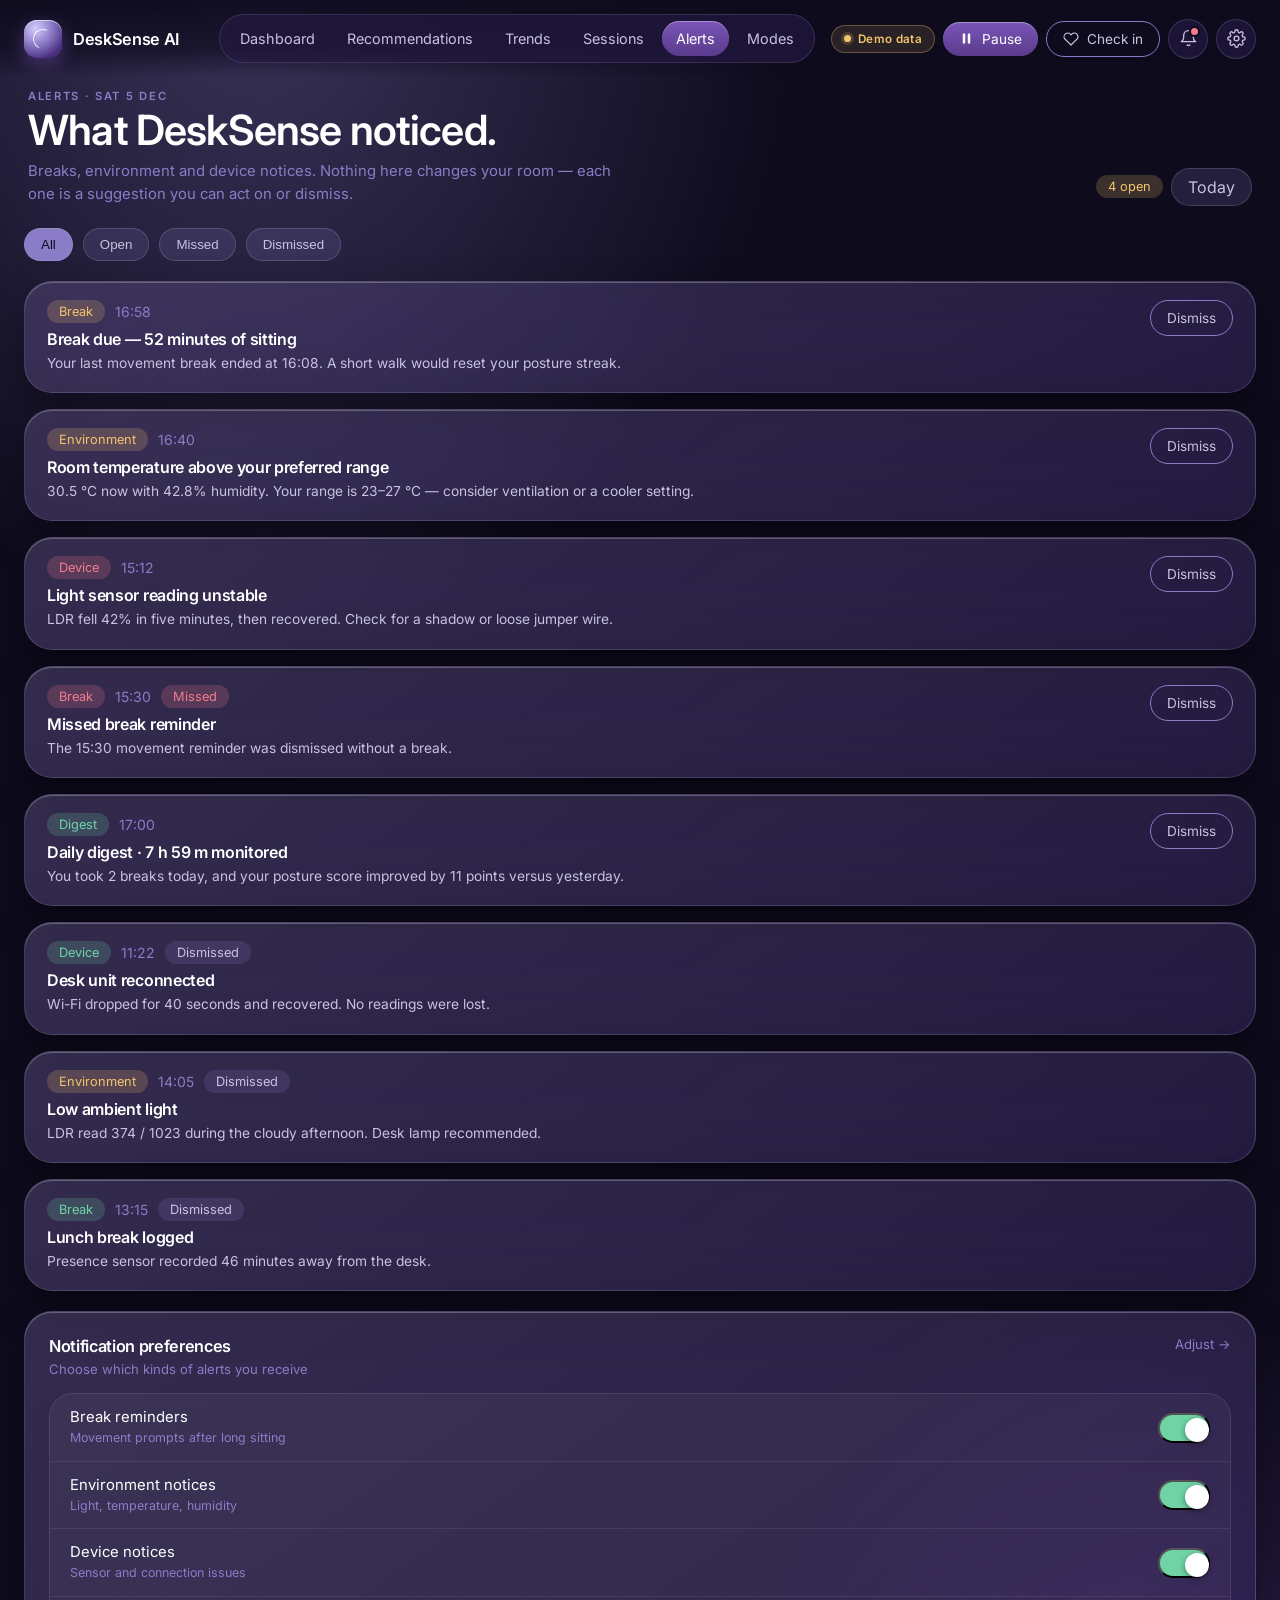
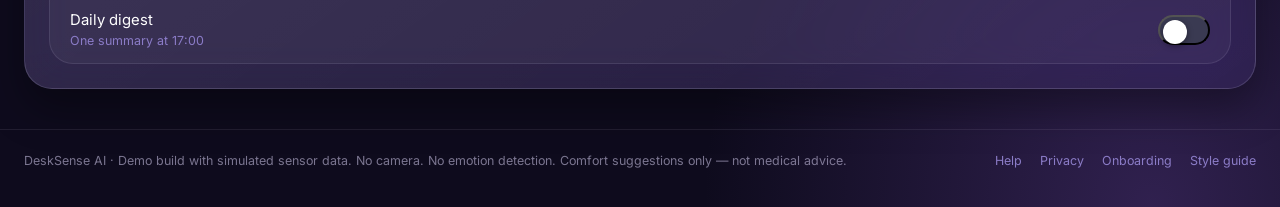
<file: alerts.html>
<!DOCTYPE html>
<html lang="en">
<head>
  <meta charset="utf-8">
  <meta name="viewport" content="width=device-width, initial-scale=1">
  <title>Alerts — DeskSense AI</title>
  <meta name="description" content="DeskSense AI demo alerts: breaks, environment and device notifications.">
  <link rel="preconnect" href="https://fonts.googleapis.com">
  <link rel="preconnect" href="https://fonts.gstatic.com" crossorigin>
  <link href="https://fonts.googleapis.com/css2?family=Inter:wght@300;400;500;600;700&display=swap" rel="stylesheet">
  <link rel="stylesheet" href="css/styles.css">
</head>
<body data-page="alerts">

  <main id="main" class="bento page">

    <header class="page-hero span-12">
      <div>
        <p class="eyebrow" id="alt-date">Alerts</p>
        <h1>What DeskSense noticed.</h1>
        <p class="sub">
          Breaks, environment and device notices. Nothing here changes your room
          — each one is a suggestion you can act on or dismiss.
        </p>
      </div>
      <div class="hero-meta">
        <span class="status warn" id="alt-open-count">0 open</span>
        <span class="chip chip-static">Today</span>
      </div>
    </header>

    <section class="span-12">
      <div class="cluster" data-chip-group id="alt-filters">
        <button class="chip active" type="button" data-filter="all" aria-pressed="true">All</button>
        <button class="chip" type="button" data-filter="open" aria-pressed="false">Open</button>
        <button class="chip" type="button" data-filter="missed" aria-pressed="false">Missed</button>
        <button class="chip" type="button" data-filter="dismissed" aria-pressed="false">Dismissed</button>
      </div>
    </section>

    <section class="span-12 stack" id="alt-list" aria-label="Alert list"></section>

    <section class="glass span-12">
      <div class="card-head">
        <div>
          <h2 class="card-title">Notification preferences</h2>
          <p class="card-sub">Choose which kinds of alerts you receive</p>
        </div>
        <a class="card-link" href="preferences.html" style="margin-top:0">Adjust →</a>
      </div>
      <div class="settings-group">
        <div class="row-pill">
          <div class="row-main"><span class="row-title">Break reminders</span><span class="row-sub">Movement prompts after long sitting</span></div>
          <div class="row-side"><button class="toggle on" type="button" role="switch" aria-checked="true" aria-label="Break reminders"></button></div>
        </div>
        <div class="row-pill">
          <div class="row-main"><span class="row-title">Environment notices</span><span class="row-sub">Light, temperature, humidity</span></div>
          <div class="row-side"><button class="toggle on" type="button" role="switch" aria-checked="true" aria-label="Environment notices"></button></div>
        </div>
        <div class="row-pill">
          <div class="row-main"><span class="row-title">Device notices</span><span class="row-sub">Sensor and connection issues</span></div>
          <div class="row-side"><button class="toggle on" type="button" role="switch" aria-checked="true" aria-label="Device notices"></button></div>
        </div>
        <div class="row-pill">
          <div class="row-main"><span class="row-title">Daily digest</span><span class="row-sub">One summary at 17:00</span></div>
          <div class="row-side"><button class="toggle" type="button" role="switch" aria-checked="false" aria-label="Daily digest"></button></div>
        </div>
      </div>
    </section>

  </main>

  <script src="data/mock.js"></script>
  <script src="js/layout.js"></script>
  <script>
    (function () {
      "use strict";
      var data = window.DeskSenseData;
      var alerts = data.alerts.map(function (a) { return JSON.parse(JSON.stringify(a)); });

      function $(id) { return document.getElementById(id); }
      function esc(v) { return String(v).replace(/[&<>"']/g, function (ch) { return { "&":"&amp;","<":"&lt;",">":"&gt;",'"':"&quot;","'":"&#39;" }[ch]; }); }

      var filter = "all";

      function tone(sev) {
        return sev === "good" ? "good" : sev === "bad" ? "bad" : "warn";
      }
      function catLabel(c) {
        return c === "break" ? "Break" : c === "environment" ? "Environment" : c === "device" ? "Device" : "Digest";
      }

      function render() {
        var list = alerts.filter(function (a) { return filter === "all" || a.status === filter; });
        var html = list.map(function (a) {
          return '<article class="glass" style="padding:18px 22px">' +
            '<div class="spread" style="align-items:flex-start">' +
              '<div style="min-width:0;flex:1 1 auto">' +
                '<div class="cluster" style="margin-bottom:6px">' +
                  '<span class="status ' + tone(a.severity) + '">' + esc(catLabel(a.category)) + '</span>' +
                  '<span class="muted">' + esc(a.time) + '</span>' +
                  (a.status === "missed" ? '<span class="status bad">Missed</span>' : '') +
                  (a.status === "dismissed" ? '<span class="status neutral">Dismissed</span>' : '') +
                '</div>' +
                '<h2 class="card-title" style="margin:0 0 4px;font-size:1rem">' + esc(a.title) + '</h2>' +
                '<p style="margin:0;font-size:.86rem;line-height:1.55;color:var(--text)">' + esc(a.body) + '</p>' +
              '</div>' +
              '<div class="cluster" style="flex:0 0 auto">' +
                (a.status !== "dismissed" ? '<button class="btn ghost small" type="button" data-dismiss="' + esc(a.id) + '">Dismiss</button>' : '') +
              '</div>' +
            '</div>' +
          '</article>';
        }).join("");
        if (!html) html = '<p class="chart-note" style="padding:24px;text-align:center">No alerts in this view.</p>';
        $("alt-list").innerHTML = html;

        var openCount = alerts.filter(function (a) { return a.status === "open"; }).length;
        $("alt-open-count").textContent = openCount + (openCount === 1 ? " open" : " open");
      }

      $("alt-filters").addEventListener("click", function (e) {
        var btn = e.target.closest("[data-filter]");
        if (!btn) return;
        filter = btn.getAttribute("data-filter");
        document.querySelectorAll("#alt-filters [data-filter]").forEach(function (b) {
          var on = b === btn;
          b.classList.toggle("active", on);
          b.setAttribute("aria-pressed", String(on));
        });
        render();
      });

      document.addEventListener("click", function (e) {
        var btn = e.target.closest("[data-dismiss]");
        if (!btn) return;
        var id = btn.getAttribute("data-dismiss");
        var alert = alerts.filter(function (a) { return a.id === id; })[0];
        if (alert) { alert.status = "dismissed"; render(); if (window.DeskSenseLayout) window.DeskSenseLayout.toast("<strong>Alert dismissed.</strong>"); }
      });

      document.querySelectorAll(".toggle").forEach(function (t) {
        t.addEventListener("click", function () {
          var on = t.classList.toggle("on");
          t.setAttribute("aria-checked", String(on));
        });
      });

      $("alt-date").textContent = "Alerts · " + data.sessions[data.sessions.length - 1].date;
      render();
    })();
  </script>
</body>
</html>
</file>
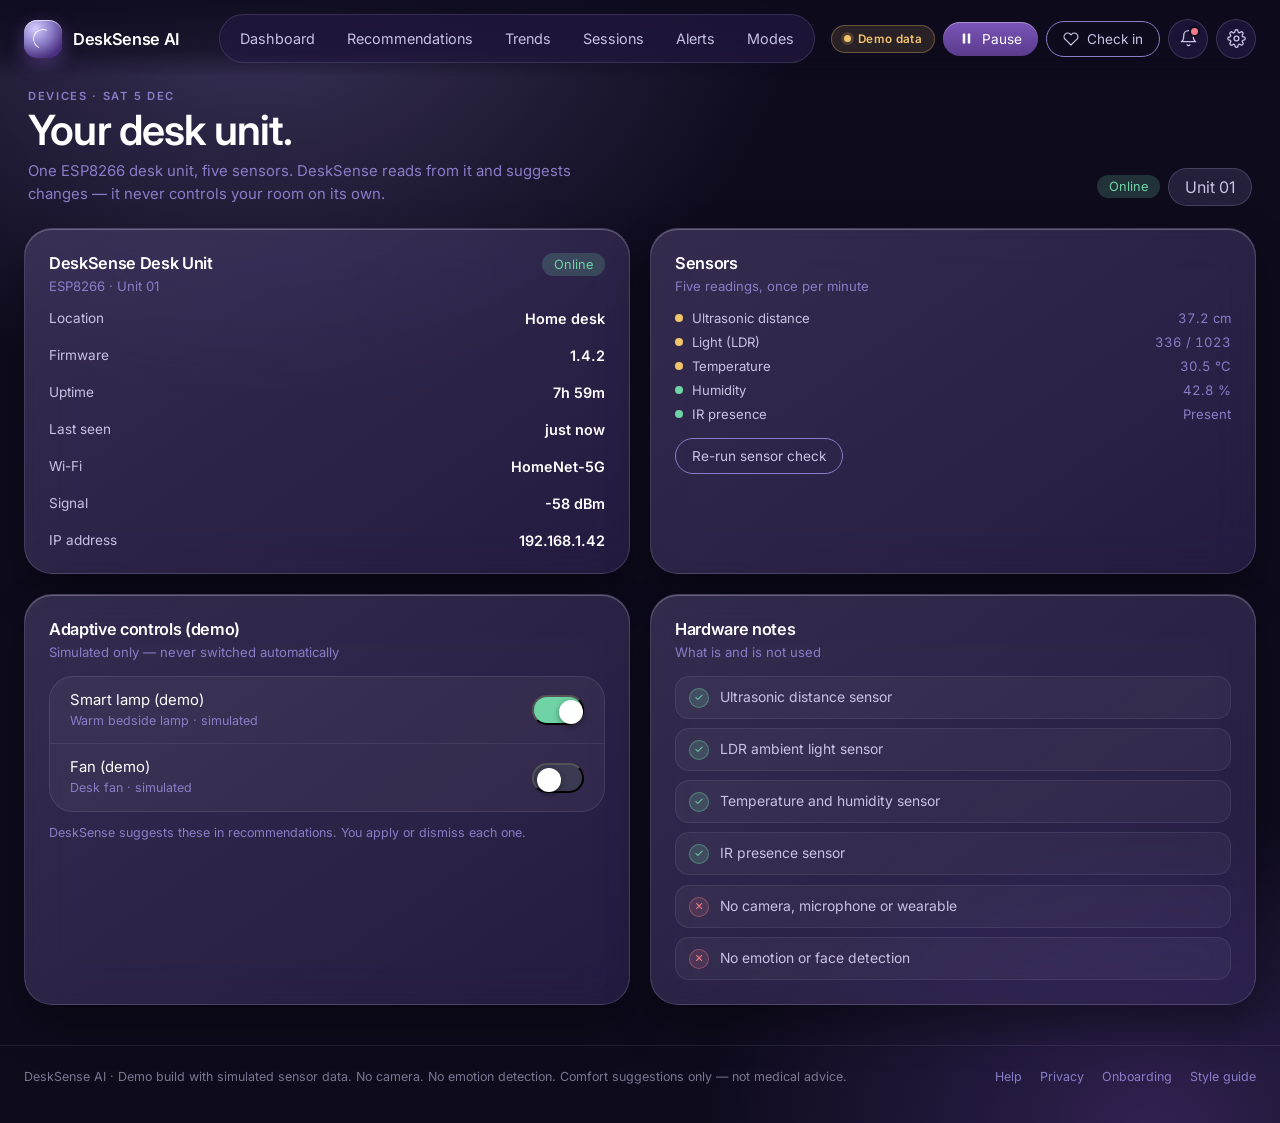
<file: devices.html>
<!DOCTYPE html>
<html lang="en">
<head>
  <meta charset="utf-8">
  <meta name="viewport" content="width=device-width, initial-scale=1">
  <title>Devices — DeskSense AI</title>
  <meta name="description" content="DeskSense AI demo devices: desk unit status, sensors, Wi-Fi and adaptive controls.">
  <link rel="preconnect" href="https://fonts.googleapis.com">
  <link rel="preconnect" href="https://fonts.gstatic.com" crossorigin>
  <link href="https://fonts.googleapis.com/css2?family=Inter:wght@300;400;500;600;700&display=swap" rel="stylesheet">
  <link rel="stylesheet" href="css/styles.css">
</head>
<body data-page="devices">

  <main id="main" class="bento page">

    <header class="page-hero span-12">
      <div>
        <p class="eyebrow" id="dev-date">Devices</p>
        <h1>Your desk unit.</h1>
        <p class="sub">
          One ESP8266 desk unit, five sensors. DeskSense reads from it and
          suggests changes — it never controls your room on its own.
        </p>
      </div>
      <div class="hero-meta">
        <span class="status good">Online</span>
        <span class="chip chip-static">Unit 01</span>
      </div>
    </header>

    <section class="glass span-6">
      <div class="card-head">
        <div>
          <h2 class="card-title" id="dev-name">DeskSense Desk Unit</h2>
          <p class="card-sub" id="dev-model">ESP8266 · Unit 01</p>
        </div>
        <span class="status good">Online</span>
      </div>
      <div class="stack-sm">
        <div class="metric-row"><span class="label">Location</span><span class="value" id="dev-loc">Home desk</span></div>
        <div class="metric-row"><span class="label">Firmware</span><span class="value" id="dev-fw">1.4.2</span></div>
        <div class="metric-row"><span class="label">Uptime</span><span class="value" id="dev-up">7h 59m</span></div>
        <div class="metric-row"><span class="label">Last seen</span><span class="value" id="dev-seen">just now</span></div>
        <div class="metric-row"><span class="label">Wi-Fi</span><span class="value" id="dev-ssid">HomeNet-5G</span></div>
        <div class="metric-row"><span class="label">Signal</span><span class="value" id="dev-rssi">−58 dBm</span></div>
        <div class="metric-row"><span class="label">IP address</span><span class="value" id="dev-ip">192.168.1.42</span></div>
      </div>
    </section>

    <section class="glass span-6">
      <div class="card-head">
        <div>
          <h2 class="card-title">Sensors</h2>
          <p class="card-sub">Five readings, once per minute</p>
        </div>
      </div>
      <ul class="sensor-list" id="dev-sensors"></ul>
      <div class="cluster" style="margin-top:16px">
        <button class="btn ghost small" type="button" id="dev-recheck">Re-run sensor check</button>
      </div>
    </section>

    <section class="glass span-6">
      <div class="card-head">
        <div>
          <h2 class="card-title">Adaptive controls (demo)</h2>
          <p class="card-sub">Simulated only — never switched automatically</p>
        </div>
      </div>
      <div class="settings-group" id="dev-controls"></div>
      <p class="chart-note" style="margin-top:12px">DeskSense suggests these in recommendations. You apply or dismiss each one.</p>
    </section>

    <section class="glass span-6">
      <div class="card-head">
        <div>
          <h2 class="card-title">Hardware notes</h2>
          <p class="card-sub">What is and is not used</p>
        </div>
      </div>
      <ul class="mark-list yes">
        <li><span class="mark" aria-hidden="true">✓</span>Ultrasonic distance sensor</li>
        <li><span class="mark" aria-hidden="true">✓</span>LDR ambient light sensor</li>
        <li><span class="mark" aria-hidden="true">✓</span>Temperature and humidity sensor</li>
        <li><span class="mark" aria-hidden="true">✓</span>IR presence sensor</li>
      </ul>
      <ul class="mark-list no" style="margin-top:10px">
        <li><span class="mark" aria-hidden="true">✕</span>No camera, microphone or wearable</li>
        <li><span class="mark" aria-hidden="true">✕</span>No emotion or face detection</li>
      </ul>
    </section>

  </main>

  <script src="data/mock.js"></script>
  <script src="js/layout.js"></script>
  <script>
    (function () {
      "use strict";
      var data = window.DeskSenseData;
      var unit = data.devices[0];

      function $(id) { return document.getElementById(id); }
      function esc(v) { return String(v).replace(/[&<>"']/g, function (ch) { return { "&":"&amp;","<":"&lt;",">":"&gt;",'"':"&quot;","'":"&#39;" }[ch]; }); }

      $("dev-name").textContent = unit.name;
      $("dev-model").textContent = unit.model;
      $("dev-loc").textContent = unit.location;
      $("dev-fw").textContent = unit.firmware;
      $("dev-up").textContent = unit.uptime;
      $("dev-seen").textContent = unit.lastSeen;
      $("dev-ssid").textContent = unit.wifi.ssid;
      $("dev-rssi").textContent = unit.wifi.rssi + " dBm";
      $("dev-ip").textContent = unit.wifi.ip;

      function renderSensors() {
        $("dev-sensors").innerHTML = unit.sensors.map(function (s) {
          return '<li><span class="dot ' + (s.status === "good" ? "" : s.status) + '" aria-hidden="true"></span>' +
            esc(s.label) + '<span class="val">' + esc(s.value) + "</span></li>";
        }).join("");
      }
      renderSensors();

      $("dev-controls").innerHTML = data.adaptiveControls.map(function (c) {
        return '<div class="row-pill">' +
          '<div class="row-main"><span class="row-title">' + esc(c.name) + '</span><span class="row-sub">' + esc(c.detail) + '</span></div>' +
          '<div class="row-side"><button class="toggle ' + (c.on ? "on" : "") + '" type="button" role="switch" aria-checked="' + c.on + '" aria-label="' + esc(c.name) + '" data-ctrl="' + esc(c.id) + '"></button></div>' +
        '</div>';
      }).join("");

      document.addEventListener("click", function (e) {
        var toggle = e.target.closest("[data-ctrl]");
        if (toggle) {
          var on = toggle.classList.toggle("on");
          toggle.setAttribute("aria-checked", String(on));
          if (window.DeskSenseLayout) window.DeskSenseLayout.toast(on ? "<strong>Control on.</strong> Still only a suggestion — nothing changes automatically." : "<strong>Control off.</strong>");
          return;
        }
        var recheck = e.target.closest("#dev-recheck");
        if (recheck) {
          recheck.disabled = true;
          recheck.textContent = "Checking…";
          window.setTimeout(function () {
            recheck.disabled = false;
            recheck.textContent = "Re-run sensor check";
            if (window.DeskSenseLayout) window.DeskSenseLayout.toast("<strong>Sensor check complete.</strong> All five sensors responded.");
          }, 1100);
        }
      });

      $("dev-date").textContent = "Devices · " + data.sessions[data.sessions.length - 1].date;
    })();
  </script>
</body>
</html>
</file>
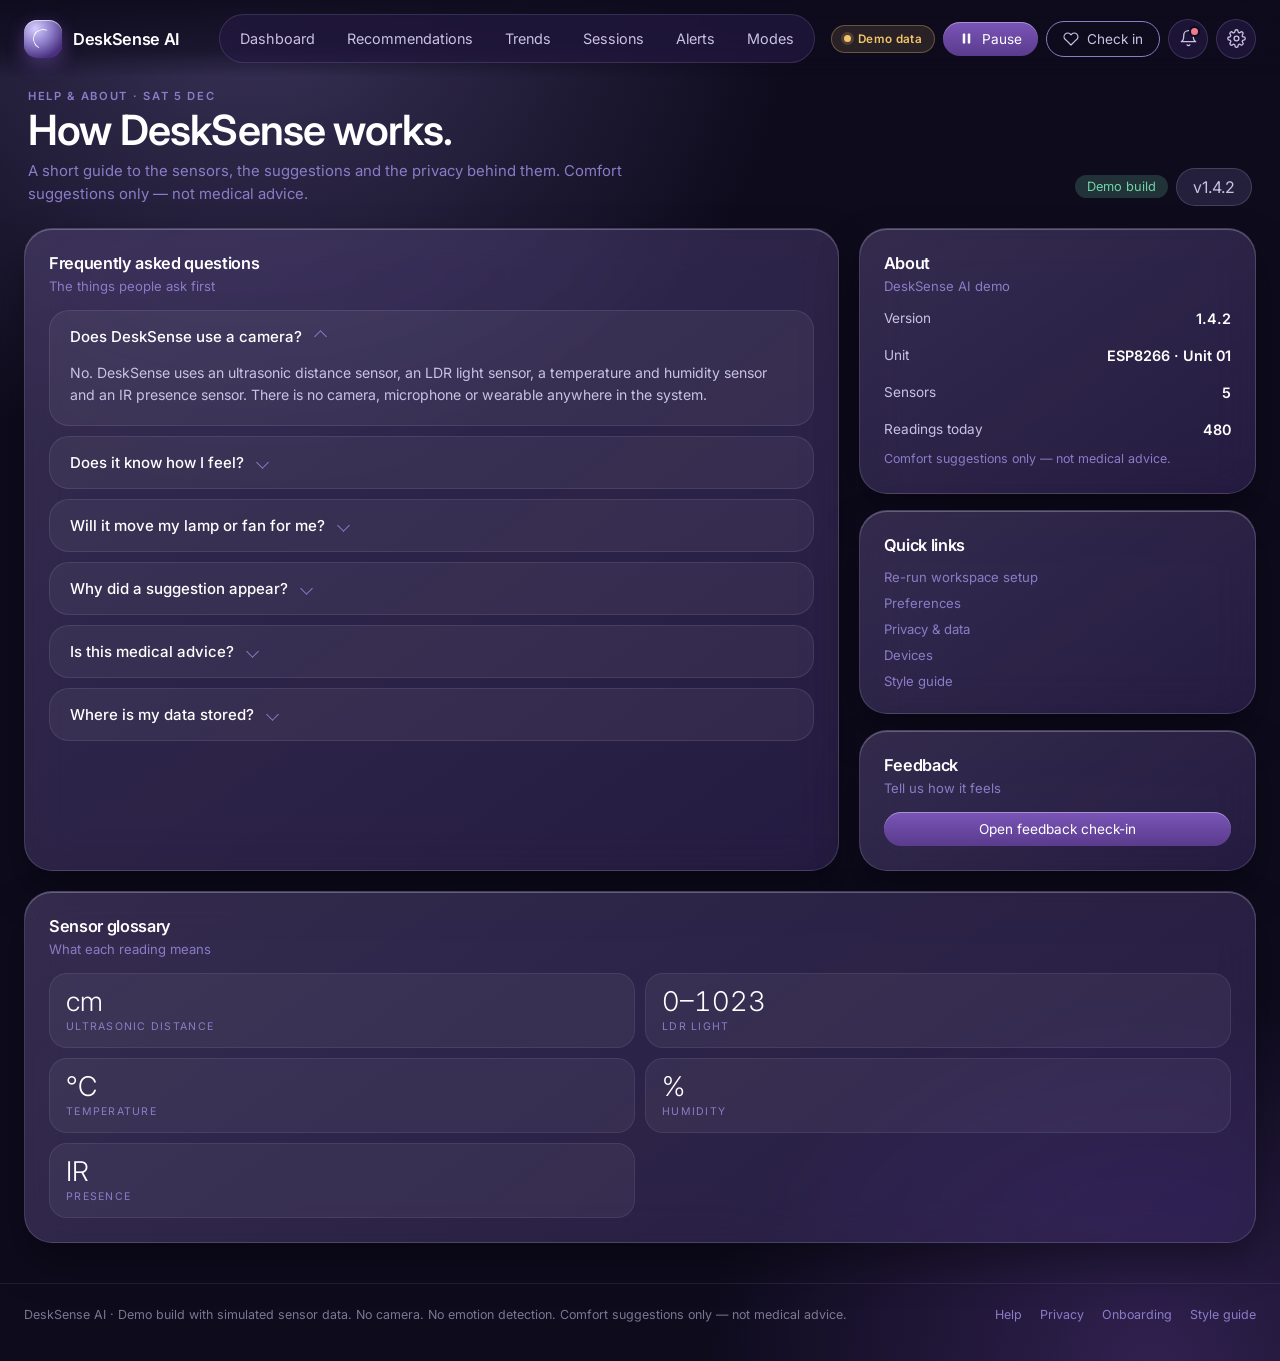
<file: help.html>
<!DOCTYPE html>
<html lang="en">
<head>
  <meta charset="utf-8">
  <meta name="viewport" content="width=device-width, initial-scale=1">
  <title>Help & about — DeskSense AI</title>
  <meta name="description" content="DeskSense AI demo help: frequently asked questions, about and links.">
  <link rel="preconnect" href="https://fonts.googleapis.com">
  <link rel="preconnect" href="https://fonts.gstatic.com" crossorigin>
  <link href="https://fonts.googleapis.com/css2?family=Inter:wght@300;400;500;600;700&display=swap" rel="stylesheet">
  <link rel="stylesheet" href="css/styles.css">
</head>
<body data-page="help">

  <main id="main" class="bento page">

    <header class="page-hero span-12">
      <div>
        <p class="eyebrow" id="help-date">Help & about</p>
        <h1>How DeskSense works.</h1>
        <p class="sub">
          A short guide to the sensors, the suggestions and the privacy behind
          them. Comfort suggestions only — not medical advice.
        </p>
      </div>
      <div class="hero-meta">
        <span class="status good">Demo build</span>
        <span class="chip chip-static">v1.4.2</span>
      </div>
    </header>

    <section class="glass span-8">
      <div class="card-head">
        <div><h2 class="card-title">Frequently asked questions</h2><p class="card-sub">The things people ask first</p></div>
      </div>
      <details class="acc" open>
        <summary>Does DeskSense use a camera?</summary>
        <div class="acc-body">
          <p>No. DeskSense uses an ultrasonic distance sensor, an LDR light sensor, a
          temperature and humidity sensor and an IR presence sensor. There is no
          camera, microphone or wearable anywhere in the system.</p>
        </div>
      </details>
      <details class="acc">
        <summary>Does it know how I feel?</summary>
        <div class="acc-body">
          <p>No. Feelings only ever come from your own check-in. DeskSense never
          guesses emotions from your face or behaviour.</p>
        </div>
      </details>
      <details class="acc">
        <summary>Will it move my lamp or fan for me?</summary>
        <div class="acc-body">
          <p>No. DeskSense suggests changes to lighting and ventilation and you
          decide whether to apply them. Adaptive controls are off by default.</p>
        </div>
      </details>
      <details class="acc">
        <summary>Why did a suggestion appear?</summary>
        <div class="acc-body">
          <p>Every card names the readings that triggered it and the range you set.
          A suggestion only appears when a reading sits outside your preferences.</p>
        </div>
      </details>
      <details class="acc">
        <summary>Is this medical advice?</summary>
        <div class="acc-body">
          <p>No. DeskSense offers comfort suggestions for your workspace. It does not
          diagnose pain, vision or any medical condition.</p>
        </div>
      </details>
      <details class="acc">
        <summary>Where is my data stored?</summary>
        <div class="acc-body">
          <p>In this demo, data lives in your browser only. Nothing is sent to a
          server. See Privacy & data for retention and deletion controls.</p>
        </div>
      </details>
    </section>

    <aside class="span-4 stack">
      <section class="glass">
        <div class="card-head">
          <div><h2 class="card-title">About</h2><p class="card-sub">DeskSense AI demo</p></div>
        </div>
        <div class="stack-sm">
          <div class="metric-row"><span class="label">Version</span><span class="value">1.4.2</span></div>
          <div class="metric-row"><span class="label">Unit</span><span class="value">ESP8266 · Unit 01</span></div>
          <div class="metric-row"><span class="label">Sensors</span><span class="value">5</span></div>
          <div class="metric-row"><span class="label">Readings today</span><span class="value">480</span></div>
        </div>
        <p class="chart-note" style="margin-top:12px">Comfort suggestions only — not medical advice.</p>
      </section>

      <section class="glass">
        <div class="card-head">
          <div><h2 class="card-title">Quick links</h2></div>
        </div>
        <div class="stack-sm">
          <a class="card-link" href="onboarding.html?reset=1" style="margin-top:0">Re-run workspace setup</a>
          <a class="card-link" href="preferences.html" style="margin-top:0">Preferences</a>
          <a class="card-link" href="privacy.html" style="margin-top:0">Privacy & data</a>
          <a class="card-link" href="devices.html" style="margin-top:0">Devices</a>
          <a class="card-link" href="style-guide.html" style="margin-top:0">Style guide</a>
        </div>
      </section>

      <section class="glass">
        <div class="card-head">
          <div><h2 class="card-title">Feedback</h2><p class="card-sub">Tell us how it feels</p></div>
        </div>
        <button class="btn small" type="button" data-action="feedback" style="width:100%">Open feedback check-in</button>
      </section>
    </aside>

    <section class="glass span-12">
      <div class="card-head">
        <div><h2 class="card-title">Sensor glossary</h2><p class="card-sub">What each reading means</p></div>
      </div>
      <div class="rec-mini-grid">
        <div class="rec-mini"><span class="rec-mini-value">cm</span><span class="rec-mini-label">Ultrasonic distance</span></div>
        <div class="rec-mini"><span class="rec-mini-value">0–1023</span><span class="rec-mini-label">LDR light</span></div>
        <div class="rec-mini"><span class="rec-mini-value">°C</span><span class="rec-mini-label">Temperature</span></div>
        <div class="rec-mini"><span class="rec-mini-value">%</span><span class="rec-mini-label">Humidity</span></div>
        <div class="rec-mini"><span class="rec-mini-value">IR</span><span class="rec-mini-label">Presence</span></div>
      </div>
    </section>

  </main>

  <script src="data/mock.js"></script>
  <script src="js/layout.js"></script>
  <script>
    (function () {
      "use strict";
      var data = window.DeskSenseData;
      document.getElementById("help-date").textContent = "Help & about · " + data.sessions[data.sessions.length - 1].date;
    })();
  </script>
</body>
</html>
</file>
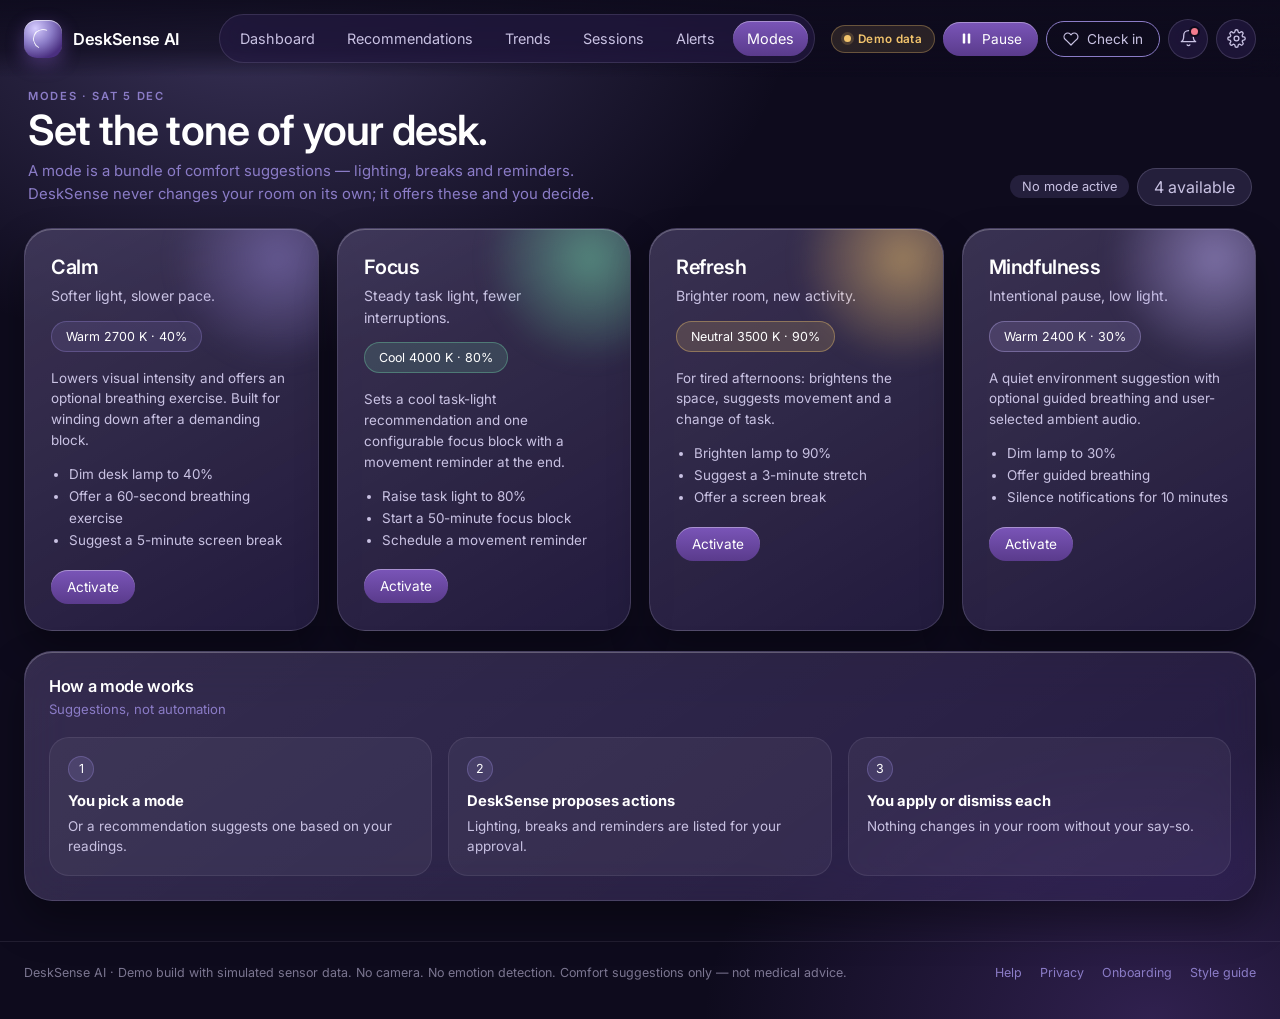
<file: modes.html>
<!DOCTYPE html>
<html lang="en">
<head>
  <meta charset="utf-8">
  <meta name="viewport" content="width=device-width, initial-scale=1">
  <title>Modes — DeskSense AI</title>
  <meta name="description" content="DeskSense AI demo comfort modes: Calm, Focus, Refresh and Mindfulness.">
  <link rel="preconnect" href="https://fonts.googleapis.com">
  <link rel="preconnect" href="https://fonts.gstatic.com" crossorigin>
  <link href="https://fonts.googleapis.com/css2?family=Inter:wght@300;400;500;600;700&display=swap" rel="stylesheet">
  <link rel="stylesheet" href="css/styles.css">
</head>
<body data-page="modes">

  <main id="main" class="bento page">

    <header class="page-hero span-12">
      <div>
        <p class="eyebrow" id="mode-date">Modes</p>
        <h1>Set the tone of your desk.</h1>
        <p class="sub">
          A mode is a bundle of comfort suggestions — lighting, breaks and
          reminders. DeskSense never changes your room on its own; it offers
          these and you decide.
        </p>
      </div>
      <div class="hero-meta">
        <span class="status good" id="mode-active">No mode active</span>
        <span class="chip chip-static">4 available</span>
      </div>
    </header>

    <section class="mode-grid span-12" id="mode-grid" aria-label="Comfort modes"></section>

    <section class="glass span-12">
      <div class="card-head">
        <div>
          <h2 class="card-title">How a mode works</h2>
          <p class="card-sub">Suggestions, not automation</p>
        </div>
      </div>
      <ol class="rec-how-grid">
        <li>
          <span class="rec-step-num" aria-hidden="true">1</span>
          <strong>You pick a mode</strong>
          <p>Or a recommendation suggests one based on your readings.</p>
        </li>
        <li>
          <span class="rec-step-num" aria-hidden="true">2</span>
          <strong>DeskSense proposes actions</strong>
          <p>Lighting, breaks and reminders are listed for your approval.</p>
        </li>
        <li>
          <span class="rec-step-num" aria-hidden="true">3</span>
          <strong>You apply or dismiss each</strong>
          <p>Nothing changes in your room without your say-so.</p>
        </li>
      </ol>
    </section>

  </main>

  <script src="data/mock.js"></script>
  <script src="js/layout.js"></script>
  <script>
    (function () {
      "use strict";
      var data = window.DeskSenseData;
      var modes = data.modes;
      var active = localStorage.getItem("desksense.mode") || "";

      function $(id) { return document.getElementById(id); }
      function esc(v) { return String(v).replace(/[&<>"']/g, function (ch) { return { "&":"&amp;","<":"&lt;",">":"&gt;",'"':"&quot;","'":"&#39;" }[ch]; }); }

      function render() {
        $("mode-grid").innerHTML = modes.map(function (m) {
          var isActive = m.id === active;
          return '<article class="mode-tile" style="--glow:' + m.glow + '">' +
            '<h3>' + esc(m.name) + '</h3>' +
            '<p>' + esc(m.tagline) + '</p>' +
            '<div class="mode-lighting">' + esc(m.lighting) + '</div>' +
            '<p style="font-size:.84rem;line-height:1.55;margin:0 0 12px">' + esc(m.description) + '</p>' +
            '<ul>' + m.actions.map(function (a) { return '<li>' + esc(a) + '</li>'; }).join("") + '</ul>' +
            '<button class="btn ' + (isActive ? 'good' : '') + ' small" type="button" data-mode="' + esc(m.id) + '">' +
              (isActive ? 'Active' : 'Activate') + '</button>' +
          '</article>';
        }).join("");

        var activeMode = modes.filter(function (m) { return m.id === active; })[0];
        $("mode-active").textContent = activeMode ? activeMode.name + " mode" : "No mode active";
        $("mode-active").className = "status " + (activeMode ? "good" : "neutral");
      }

      document.addEventListener("click", function (e) {
        var btn = e.target.closest("[data-mode]");
        if (!btn) return;
        var id = btn.getAttribute("data-mode");
        if (active === id) {
          active = "";
          try { localStorage.removeItem("desksense.mode"); } catch (e) {}
          if (window.DeskSenseLayout) window.DeskSenseLayout.toast("<strong>Mode cleared.</strong> Comfort suggestions return to default.");
        } else {
          active = id;
          try { localStorage.setItem("desksense.mode", id); } catch (e) {}
          var m = modes.filter(function (x) { return x.id === id; })[0];
          if (window.DeskSenseLayout) window.DeskSenseLayout.toast("<strong>" + m.name + " mode.</strong> " + m.actions[0] + ".");
        }
        render();
      });

      $("mode-date").textContent = "Modes · " + data.sessions[data.sessions.length - 1].date;
      render();
    })();
  </script>
</body>
</html>
</file>
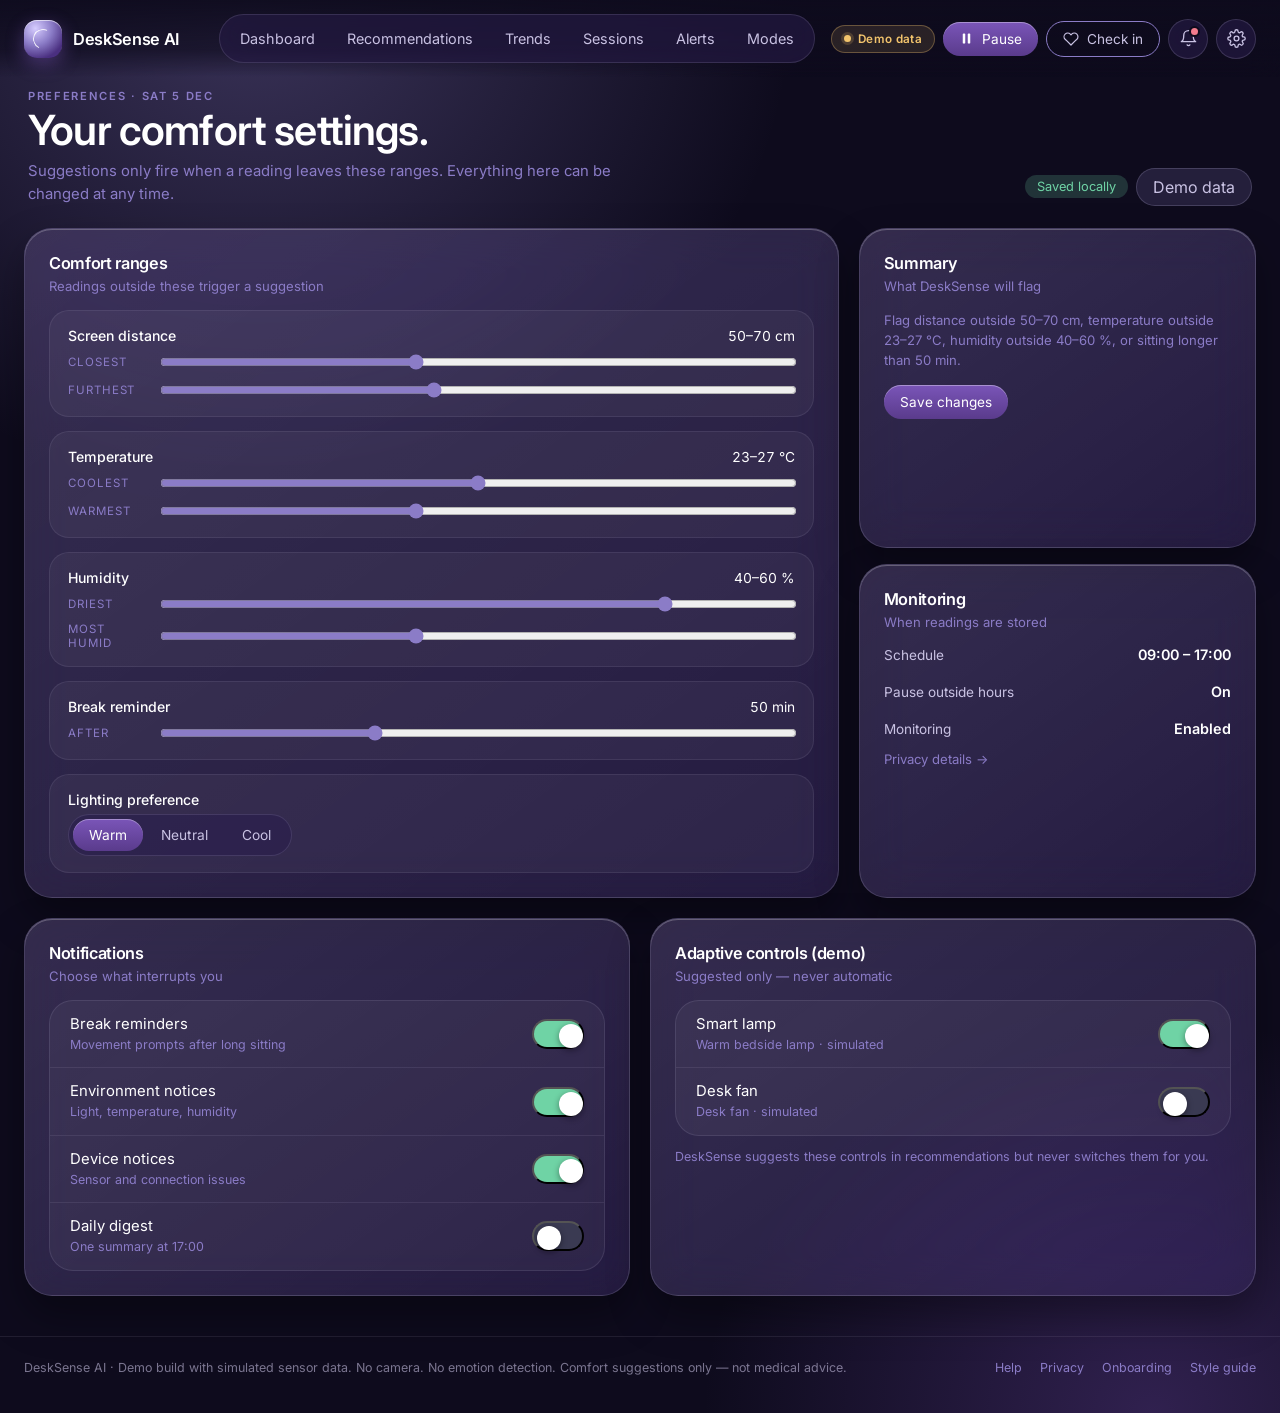
<file: preferences.html>
<!DOCTYPE html>
<html lang="en">
<head>
  <meta charset="utf-8">
  <meta name="viewport" content="width=device-width, initial-scale=1">
  <title>Preferences — DeskSense AI</title>
  <meta name="description" content="DeskSense AI demo preferences: comfort ranges, break reminders, notifications and adaptive controls.">
  <link rel="preconnect" href="https://fonts.googleapis.com">
  <link rel="preconnect" href="https://fonts.gstatic.com" crossorigin>
  <link href="https://fonts.googleapis.com/css2?family=Inter:wght@300;400;500;600;700&display=swap" rel="stylesheet">
  <link rel="stylesheet" href="css/styles.css">
</head>
<body data-page="preferences">

  <main id="main" class="bento page">

    <header class="page-hero span-12">
      <div>
        <p class="eyebrow" id="pref-date">Preferences</p>
        <h1>Your comfort settings.</h1>
        <p class="sub">
          Suggestions only fire when a reading leaves these ranges. Everything
          here can be changed at any time.
        </p>
      </div>
      <div class="hero-meta">
        <span class="status good">Saved locally</span>
        <span class="chip chip-static">Demo data</span>
      </div>
    </header>

    <!-- Comfort ranges -->
    <section class="glass span-8">
      <div class="card-head">
        <div><h2 class="card-title">Comfort ranges</h2><p class="card-sub">Readings outside these trigger a suggestion</p></div>
      </div>

      <div class="setup-field">
        <div class="setup-field-head">
          <span class="field-title">Screen distance</span>
          <span class="field-value" id="dist-out">50–70 cm</span>
        </div>
        <div class="field-row"><span>Closest</span><input type="range" id="pref-dist-min" min="40" max="65" step="5" value="50" aria-label="Closest comfortable screen distance"></div>
        <div class="field-row"><span>Furthest</span><input type="range" id="pref-dist-max" min="55" max="90" step="5" value="70" aria-label="Furthest comfortable screen distance"></div>
      </div>

      <div class="setup-field" style="margin-top:14px">
        <div class="setup-field-head">
          <span class="field-title">Temperature</span>
          <span class="field-value" id="temp-out">23–27 °C</span>
        </div>
        <div class="field-row"><span>Coolest</span><input type="range" id="pref-temp-min" min="20" max="26" step="1" value="23" aria-label="Coolest comfortable temperature"></div>
        <div class="field-row"><span>Warmest</span><input type="range" id="pref-temp-max" min="25" max="30" step="1" value="27" aria-label="Warmest comfortable temperature"></div>
      </div>

      <div class="setup-field" style="margin-top:14px">
        <div class="setup-field-head">
          <span class="field-title">Humidity</span>
          <span class="field-value" id="hum-out">40–60 %</span>
        </div>
        <div class="field-row"><span>Driest</span><input type="range" id="pref-hum-min" min="20" max="45" step="5" value="40" aria-label="Lowest comfortable humidity"></div>
        <div class="field-row"><span>Most humid</span><input type="range" id="pref-hum-max" min="50" max="75" step="5" value="60" aria-label="Highest comfortable humidity"></div>
      </div>

      <div class="setup-field" style="margin-top:14px">
        <div class="setup-field-head">
          <span class="field-title">Break reminder</span>
          <span class="field-value" id="break-out">50 min</span>
        </div>
        <div class="field-row"><span>After</span><input type="range" id="pref-break" min="30" max="90" step="5" value="50" aria-label="Minutes of sitting before a break reminder"></div>
      </div>

      <div class="setup-field" style="margin-top:14px">
        <div class="setup-field-head">
          <span class="field-title">Lighting preference</span>
        </div>
        <div class="segmented" role="group" aria-label="Lighting preference">
          <button type="button" class="active" data-light="Warm" aria-pressed="true">Warm</button>
          <button type="button" data-light="Neutral" aria-pressed="false">Neutral</button>
          <button type="button" data-light="Cool" aria-pressed="false">Cool</button>
        </div>
      </div>
    </section>

    <aside class="span-4 stack">
      <section class="glass">
        <div class="card-head">
          <div><h2 class="card-title">Summary</h2><p class="card-sub">What DeskSense will flag</p></div>
        </div>
        <p class="setup-note" id="pref-summary"></p>
        <div class="cluster" style="margin-top:14px">
          <button class="btn small" type="button" id="pref-save">Save changes</button>
        </div>
      </section>

      <section class="glass">
        <div class="card-head">
          <div><h2 class="card-title">Monitoring</h2><p class="card-sub">When readings are stored</p></div>
        </div>
        <div class="stack-sm">
          <div class="metric-row">
            <span class="label">Schedule</span>
            <span class="value">09:00 – 17:00</span>
          </div>
          <div class="metric-row">
            <span class="label">Pause outside hours</span>
            <span class="value">On</span>
          </div>
          <div class="metric-row">
            <span class="label">Monitoring</span>
            <span class="value text-good">Enabled</span>
          </div>
        </div>
        <a class="card-link" href="privacy.html">Privacy details →</a>
      </section>
    </aside>

    <!-- Notifications -->
    <section class="glass span-6">
      <div class="card-head">
        <div><h2 class="card-title">Notifications</h2><p class="card-sub">Choose what interrupts you</p></div>
      </div>
      <div class="settings-group">
        <div class="row-pill">
          <div class="row-main"><span class="row-title">Break reminders</span><span class="row-sub">Movement prompts after long sitting</span></div>
          <div class="row-side"><button class="toggle on" type="button" role="switch" aria-checked="true" aria-label="Break reminders"></button></div>
        </div>
        <div class="row-pill">
          <div class="row-main"><span class="row-title">Environment notices</span><span class="row-sub">Light, temperature, humidity</span></div>
          <div class="row-side"><button class="toggle on" type="button" role="switch" aria-checked="true" aria-label="Environment notices"></button></div>
        </div>
        <div class="row-pill">
          <div class="row-main"><span class="row-title">Device notices</span><span class="row-sub">Sensor and connection issues</span></div>
          <div class="row-side"><button class="toggle on" type="button" role="switch" aria-checked="true" aria-label="Device notices"></button></div>
        </div>
        <div class="row-pill">
          <div class="row-main"><span class="row-title">Daily digest</span><span class="row-sub">One summary at 17:00</span></div>
          <div class="row-side"><button class="toggle" type="button" role="switch" aria-checked="false" aria-label="Daily digest"></button></div>
        </div>
      </div>
    </section>

    <!-- Adaptive controls -->
    <section class="glass span-6">
      <div class="card-head">
        <div><h2 class="card-title">Adaptive controls (demo)</h2><p class="card-sub">Suggested only — never automatic</p></div>
      </div>
      <div class="settings-group">
        <div class="row-pill">
          <div class="row-main"><span class="row-title">Smart lamp</span><span class="row-sub">Warm bedside lamp · simulated</span></div>
          <div class="row-side"><button class="toggle on" type="button" role="switch" aria-checked="true" aria-label="Smart lamp"></button></div>
        </div>
        <div class="row-pill">
          <div class="row-main"><span class="row-title">Desk fan</span><span class="row-sub">Desk fan · simulated</span></div>
          <div class="row-side"><button class="toggle" type="button" role="switch" aria-checked="false" aria-label="Desk fan"></button></div>
        </div>
      </div>
      <p class="chart-note" style="margin-top:12px">DeskSense suggests these controls in recommendations but never switches them for you.</p>
    </section>

  </main>

  <script src="data/mock.js"></script>
  <script src="js/layout.js"></script>
  <script>
    (function () {
      "use strict";
      var data = window.DeskSenseData;
      var p = data.preferences;

      function $(id) { return document.getElementById(id); }
      function pair(minEl, maxEl, gap, outEl, unit) {
        var min = Number(minEl.value);
        var max = Number(maxEl.value);
        if (max - min < gap) {
          if (document.activeElement === minEl) maxEl.value = String(Math.min(Number(maxEl.max), min + gap));
          else minEl.value = String(Math.max(Number(minEl.min), max - gap));
        }
        outEl.textContent = minEl.value + "–" + maxEl.value + unit;
        updateSummary();
      }
      function updateSummary() {
        $("pref-summary").textContent = "Flag distance outside " + $("pref-dist-min").value + "–" + $("pref-dist-max").value +
          " cm, temperature outside " + $("pref-temp-min").value + "–" + $("pref-temp-max").value +
          " °C, humidity outside " + $("pref-hum-min").value + "–" + $("pref-hum-max").value +
          " %, or sitting longer than " + $("pref-break").value + " min.";
      }

      /* prefill from data */
      $("pref-dist-min").value = p.preferredDistance.min;
      $("pref-dist-max").value = p.preferredDistance.max;
      $("pref-temp-min").value = p.temperature.min;
      $("pref-temp-max").value = p.temperature.max;
      $("pref-hum-min").value = p.humidity.min;
      $("pref-hum-max").value = p.humidity.max;
      $("pref-break").value = p.breakIntervalMin;

      var lightBtns = Array.prototype.slice.call(document.querySelectorAll("[data-light]"));
      lightBtns.forEach(function (btn) {
        var on = btn.getAttribute("data-light") === p.lighting;
        btn.classList.toggle("active", on);
        btn.setAttribute("aria-pressed", String(on));
        btn.addEventListener("click", function () {
          lightBtns.forEach(function (o) {
            var isOn = o === btn;
            o.classList.toggle("active", isOn);
            o.setAttribute("aria-pressed", String(isOn));
          });
        });
      });

      $("pref-dist-min").addEventListener("input", function () { pair($("pref-dist-min"), $("pref-dist-max"), 5, $("dist-out"), " cm"); });
      $("pref-dist-max").addEventListener("input", function () { pair($("pref-dist-min"), $("pref-dist-max"), 5, $("dist-out"), " cm"); });
      $("pref-temp-min").addEventListener("input", function () { pair($("pref-temp-min"), $("pref-temp-max"), 1, $("temp-out"), " °C"); });
      $("pref-temp-max").addEventListener("input", function () { pair($("pref-temp-min"), $("pref-temp-max"), 1, $("temp-out"), " °C"); });
      $("pref-hum-min").addEventListener("input", function () { pair($("pref-hum-min"), $("pref-hum-max"), 5, $("hum-out"), " %"); });
      $("pref-hum-max").addEventListener("input", function () { pair($("pref-hum-min"), $("pref-hum-max"), 5, $("hum-out"), " %"); });
      $("pref-break").addEventListener("input", function () {
        $("break-out").textContent = $("pref-break").value + " min";
        updateSummary();
      });

      pair($("pref-dist-min"), $("pref-dist-max"), 5, $("dist-out"), " cm");
      pair($("pref-temp-min"), $("pref-temp-max"), 1, $("temp-out"), " °C");
      pair($("pref-hum-min"), $("pref-hum-max"), 5, $("hum-out"), " %");
      $("break-out").textContent = $("pref-break").value + " min";

      document.querySelectorAll(".toggle").forEach(function (t) {
        t.addEventListener("click", function () {
          var on = t.classList.toggle("on");
          t.setAttribute("aria-checked", String(on));
        });
      });

      $("pref-save").addEventListener("click", function () {
        if (window.DeskSenseLayout) window.DeskSenseLayout.toast("<strong>Preferences saved.</strong> Suggestions now use your new ranges.");
      });

      $("pref-date").textContent = "Preferences · " + data.sessions[data.sessions.length - 1].date;
    })();
  </script>
</body>
</html>
</file>
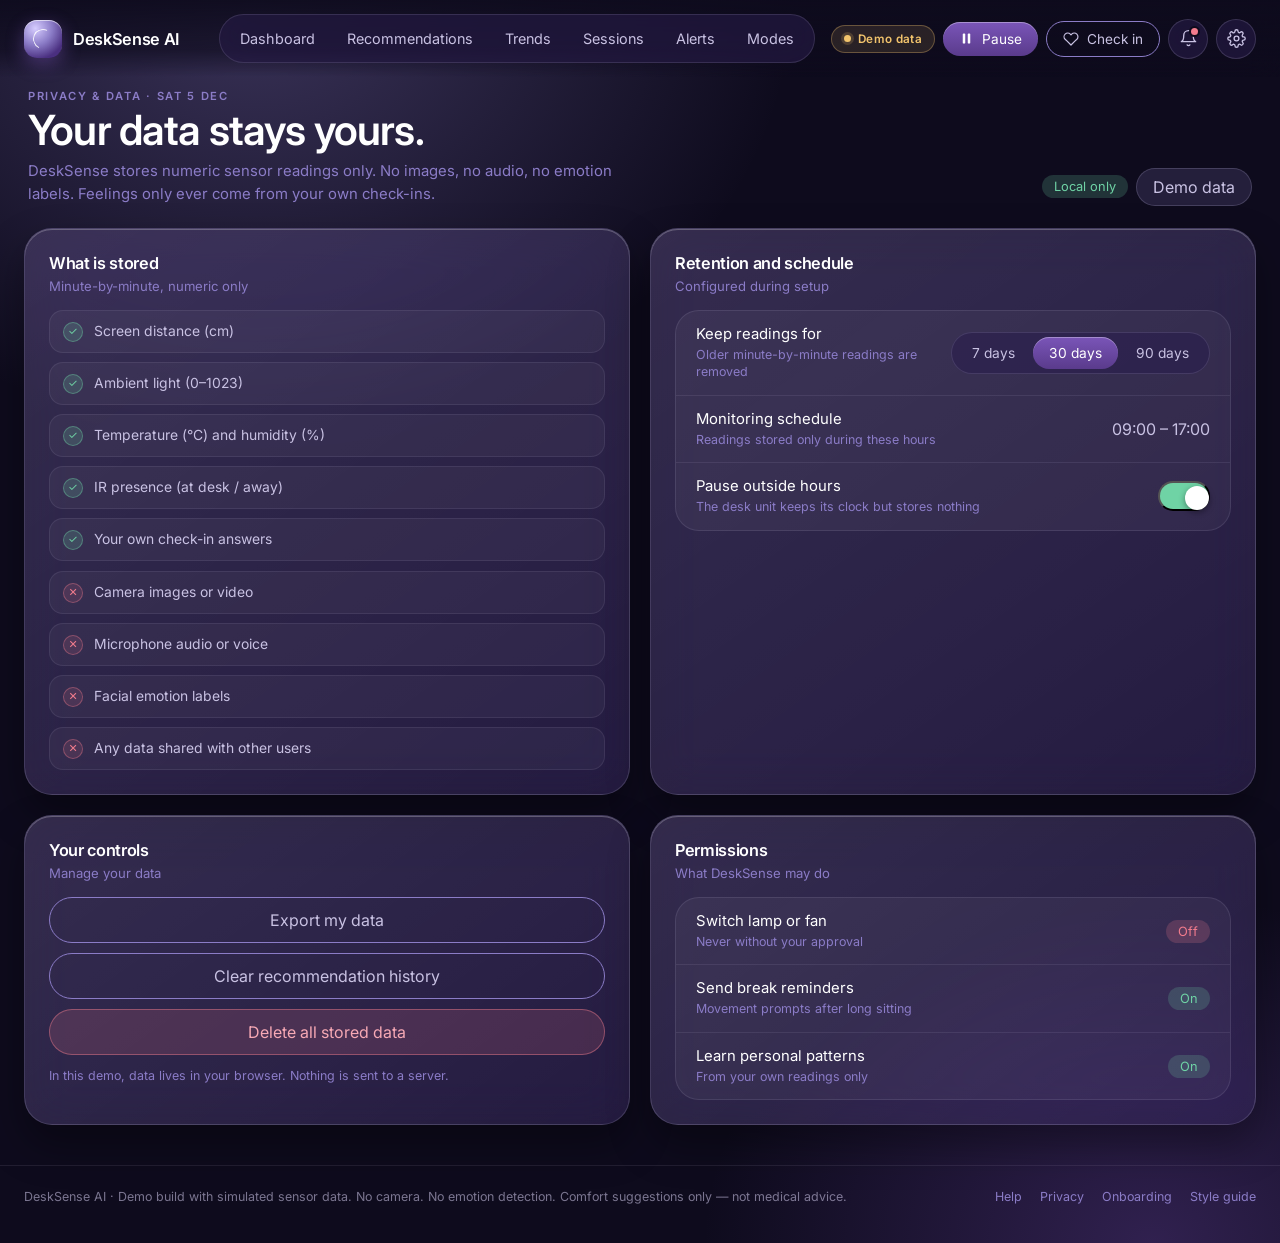
<file: privacy.html>
<!DOCTYPE html>
<html lang="en">
<head>
  <meta charset="utf-8">
  <meta name="viewport" content="width=device-width, initial-scale=1">
  <title>Privacy & data — DeskSense AI</title>
  <meta name="description" content="DeskSense AI demo privacy: what is stored, retention, schedule and data controls.">
  <link rel="preconnect" href="https://fonts.googleapis.com">
  <link rel="preconnect" href="https://fonts.gstatic.com" crossorigin>
  <link href="https://fonts.googleapis.com/css2?family=Inter:wght@300;400;500;600;700&display=swap" rel="stylesheet">
  <link rel="stylesheet" href="css/styles.css">
</head>
<body data-page="privacy">

  <main id="main" class="bento page">

    <header class="page-hero span-12">
      <div>
        <p class="eyebrow" id="pri-date">Privacy & data</p>
        <h1>Your data stays yours.</h1>
        <p class="sub">
          DeskSense stores numeric sensor readings only. No images, no audio,
          no emotion labels. Feelings only ever come from your own check-ins.
        </p>
      </div>
      <div class="hero-meta">
        <span class="status good">Local only</span>
        <span class="chip chip-static">Demo data</span>
      </div>
    </header>

    <section class="glass span-6">
      <div class="card-head">
        <div><h2 class="card-title">What is stored</h2><p class="card-sub">Minute-by-minute, numeric only</p></div>
      </div>
      <ul class="mark-list yes">
        <li><span class="mark" aria-hidden="true">✓</span>Screen distance (cm)</li>
        <li><span class="mark" aria-hidden="true">✓</span>Ambient light (0–1023)</li>
        <li><span class="mark" aria-hidden="true">✓</span>Temperature (°C) and humidity (%)</li>
        <li><span class="mark" aria-hidden="true">✓</span>IR presence (at desk / away)</li>
        <li><span class="mark" aria-hidden="true">✓</span>Your own check-in answers</li>
      </ul>
      <ul class="mark-list no" style="margin-top:10px">
        <li><span class="mark" aria-hidden="true">✕</span>Camera images or video</li>
        <li><span class="mark" aria-hidden="true">✕</span>Microphone audio or voice</li>
        <li><span class="mark" aria-hidden="true">✕</span>Facial emotion labels</li>
        <li><span class="mark" aria-hidden="true">✕</span>Any data shared with other users</li>
      </ul>
    </section>

    <section class="glass span-6">
      <div class="card-head">
        <div><h2 class="card-title">Retention and schedule</h2><p class="card-sub">Configured during setup</p></div>
      </div>
      <div class="settings-group">
        <div class="row-pill">
          <div class="row-main"><span class="row-title">Keep readings for</span><span class="row-sub">Older minute-by-minute readings are removed</span></div>
          <div class="row-side">
            <div class="segmented" role="group" aria-label="Data retention">
              <button type="button" data-days="7" aria-pressed="false">7 days</button>
              <button type="button" data-days="30" class="active" aria-pressed="true">30 days</button>
              <button type="button" data-days="90" aria-pressed="false">90 days</button>
            </div>
          </div>
        </div>
        <div class="row-pill">
          <div class="row-main"><span class="row-title">Monitoring schedule</span><span class="row-sub">Readings stored only during these hours</span></div>
          <div class="row-side">
            <span class="value">09:00 – 17:00</span>
          </div>
        </div>
        <div class="row-pill">
          <div class="row-main"><span class="row-title">Pause outside hours</span><span class="row-sub">The desk unit keeps its clock but stores nothing</span></div>
          <div class="row-side"><button class="toggle on" type="button" role="switch" aria-checked="true" aria-label="Pause outside hours"></button></div>
        </div>
      </div>
    </section>

    <section class="glass span-6">
      <div class="card-head">
        <div><h2 class="card-title">Your controls</h2><p class="card-sub">Manage your data</p></div>
      </div>
      <div class="stack-sm">
        <button class="btn ghost" type="button" id="export-data">Export my data</button>
        <button class="btn ghost" type="button" id="clear-recs">Clear recommendation history</button>
        <button class="btn danger" type="button" id="delete-data">Delete all stored data</button>
      </div>
      <p class="chart-note" style="margin-top:12px">In this demo, data lives in your browser. Nothing is sent to a server.</p>
    </section>

    <section class="glass span-6">
      <div class="card-head">
        <div><h2 class="card-title">Permissions</h2><p class="card-sub">What DeskSense may do</p></div>
      </div>
      <div class="settings-group">
        <div class="row-pill">
          <div class="row-main"><span class="row-title">Switch lamp or fan</span><span class="row-sub">Never without your approval</span></div>
          <div class="row-side"><span class="status bad">Off</span></div>
        </div>
        <div class="row-pill">
          <div class="row-main"><span class="row-title">Send break reminders</span><span class="row-sub">Movement prompts after long sitting</span></div>
          <div class="row-side"><span class="status good">On</span></div>
        </div>
        <div class="row-pill">
          <div class="row-main"><span class="row-title">Learn personal patterns</span><span class="row-sub">From your own readings only</span></div>
          <div class="row-side"><span class="status good">On</span></div>
        </div>
      </div>
    </section>

  </main>

  <script src="data/mock.js"></script>
  <script src="js/layout.js"></script>
  <script>
    (function () {
      "use strict";
      var data = window.DeskSenseData;

      function $(id) { return document.getElementById(id); }

      document.querySelectorAll(".toggle").forEach(function (t) {
        t.addEventListener("click", function () {
          var on = t.classList.toggle("on");
          t.setAttribute("aria-checked", String(on));
        });
      });

      document.querySelectorAll("[data-days]").forEach(function (btn) {
        btn.addEventListener("click", function () {
          document.querySelectorAll("[data-days]").forEach(function (o) {
            var on = o === btn;
            o.classList.toggle("active", on);
            o.setAttribute("aria-pressed", String(on));
          });
        });
      });

      function toast(msg) { if (window.DeskSenseLayout) window.DeskSenseLayout.toast(msg); }

      $("export-data").addEventListener("click", function () {
        toast("<strong>Export started.</strong> A JSON file of your readings would download here.");
      });
      $("clear-recs").addEventListener("click", function () {
        try { localStorage.removeItem("desksense.recs"); } catch (e) {}
        toast("<strong>Recommendation history cleared.</strong>");
      });
      $("delete-data").addEventListener("click", function () {
        toast("<strong>All stored data removed</strong> (demo: nothing was actually deleted).");
      });

      $("pri-date").textContent = "Privacy & data · " + data.sessions[data.sessions.length - 1].date;
    })();
  </script>
</body>
</html>
</file>
<file: css/styles.css>
/* ==========================================================================
   DeskSense AI — styles.css
   Base design system copied from refs/design.css, extended with the
   application shell, page components and accessibility rules.
   ========================================================================== */

/* ---------- 1. Design system (from refs/design.css) ---------- */
:root {
  --bg: #0E0B1D;  --surface: #2A1E4D;  --primary: #5A3B8C;
  --accent: #8B7CC7;  --text: #C9C2E3;  --border: #3A3A52;
  --good: #6FD3A5;  --warn: #F2C46D;  --bad: #F27C8D;
  --radius-card: 28px;  --radius-pill: 999px;
  --font: -apple-system, BlinkMacSystemFont, "SF Pro Display", "Inter", system-ui, sans-serif;
}
* { box-sizing: border-box; }
body {
  margin: 0; font-family: var(--font); color: var(--text); min-height: 100vh;
  background:
    radial-gradient(60% 50% at 20% 0%, rgba(139,124,199,.35), transparent 70%),
    radial-gradient(50% 40% at 90% 100%, rgba(90,59,140,.45), transparent 70%),
    var(--bg);
}
h1, h2, h3 { color: #fff; font-weight: 600; letter-spacing: -0.02em; }
.big-number { font-size: clamp(2.5rem, 6vw, 4.5rem); font-weight: 300; color: #fff; line-height: 1; }
.muted { color: var(--accent); font-size: .875rem; }

/* Glass card */
.glass {
  background: linear-gradient(145deg, rgba(255,255,255,.10), rgba(255,255,255,.03)), rgba(42,30,77,.55);
  backdrop-filter: blur(24px) saturate(160%);
  -webkit-backdrop-filter: blur(24px) saturate(160%);
  border: 1px solid rgba(201,194,227,.18);
  border-radius: var(--radius-card);
  box-shadow: inset 0 1px 0 rgba(255,255,255,.25), 0 20px 40px rgba(0,0,0,.35);
  padding: 24px;
  transition: transform .25s ease, box-shadow .25s ease;
}
.glass:hover { transform: translateY(-3px); }
.glass.accent { background: linear-gradient(145deg, #7a55b8, var(--primary)); }
.glass.dark { background: rgba(14,11,29,.85); }

/* Bento grid */
.bento { display: grid; gap: 20px; grid-template-columns: repeat(12, 1fr); padding: 24px; max-width: 1280px; margin: 0 auto; }
.span-3 { grid-column: span 3; } .span-4 { grid-column: span 4; }
.span-6 { grid-column: span 6; } .span-8 { grid-column: span 8; } .span-12 { grid-column: span 12; }

/* Top pill navigation */
.topnav { display: flex; align-items: center; gap: 12px; padding: 16px 24px; max-width: 1280px; margin: 0 auto; }
.nav-pills { display: flex; gap: 4px; padding: 6px; border-radius: var(--radius-pill);
  background: rgba(42,30,77,.55); border: 1px solid rgba(201,194,227,.15); backdrop-filter: blur(20px); }
.nav-pills a { padding: 10px 18px; border-radius: var(--radius-pill); color: var(--text); text-decoration: none; }
.nav-pills a.active { background: linear-gradient(180deg, #7a55b8, var(--primary)); color: #fff;
  box-shadow: inset 0 1px 0 rgba(255,255,255,.35); }

/* Buttons, chips, status */
.btn { border: 0; border-radius: var(--radius-pill); padding: 12px 22px; color: #fff; cursor: pointer; font: inherit;
  background: linear-gradient(180deg, #7a55b8, var(--primary)); box-shadow: inset 0 1px 0 rgba(255,255,255,.35); }
.btn.ghost { background: transparent; border: 1px solid var(--accent); color: var(--text); box-shadow: none; }
.chip { border-radius: var(--radius-pill); padding: 8px 16px; background: rgba(139,124,199,.18);
  border: 1px solid rgba(201,194,227,.2); color: var(--text); cursor: pointer; }
.chip.active { background: var(--accent); color: var(--bg); }
.status { border-radius: var(--radius-pill); padding: 4px 12px; font-size: .8rem; }
.status.good { background: rgba(111,211,165,.2); color: var(--good); }
.status.warn { background: rgba(242,196,109,.2); color: var(--warn); }
.status.bad  { background: rgba(242,124,141,.2); color: var(--bad); }

/* Progress pill */
.progress { height: 14px; border-radius: var(--radius-pill); background: rgba(58,58,82,.8); overflow: hidden; }
.progress > span { display: block; height: 100%; border-radius: inherit; background: linear-gradient(90deg, var(--primary), var(--accent)); }

/* iOS toggle and slider */
.toggle { position: relative; width: 52px; height: 30px; border-radius: var(--radius-pill); background: var(--border); cursor: pointer; transition: background .2s; }
.toggle::after { content: ""; position: absolute; top: 3px; left: 3px; width: 24px; height: 24px; border-radius: 50%;
  background: #fff; box-shadow: 0 2px 6px rgba(0,0,0,.4); transition: transform .2s; }
.toggle.on { background: var(--good); } .toggle.on::after { transform: translateX(22px); }
input[type=range] { accent-color: var(--accent); width: 100%; }

/* Rows and accordions */
.row-pill { display: flex; justify-content: space-between; align-items: center; padding: 14px 20px;
  border-radius: 20px; background: rgba(255,255,255,.06); margin-bottom: 8px; }
.accordion-item { border-bottom: 1px dotted rgba(201,194,227,.3); padding: 16px 0; }

/* Mobile: bottom tab bar */
.tabbar { display: none; }
@media (max-width: 768px) {
  .nav-pills { display: none; }
  .span-3, .span-4, .span-6, .span-8 { grid-column: span 12; }
  .tabbar { display: flex; position: fixed; bottom: 12px; left: 12px; right: 12px; justify-content: space-around;
    padding: 10px; border-radius: 28px; background: rgba(42,30,77,.8); backdrop-filter: blur(20px);
    border: 1px solid rgba(201,194,227,.18); z-index: 50; }
  .glass { backdrop-filter: blur(12px); }
  body { padding-bottom: 90px; }
}
@media (prefers-reduced-motion: reduce) { * { transition: none !important; animation: none !important; } }

/* ==========================================================================
   2. Page shell: header, brand, actions, menu, footer
   ========================================================================== */
body { overflow-x: hidden; }

.skip-link {
  position: absolute; left: 16px; top: -60px; z-index: 200;
  padding: 10px 18px; border-radius: var(--radius-pill);
  background: #fff; color: var(--bg); font-weight: 600; text-decoration: none;
  transition: top .2s ease;
}
.skip-link:focus { top: 16px; }

.app-header {
  position: sticky; top: 0; z-index: 60;
  background: linear-gradient(180deg, rgba(14,11,29,.94), rgba(14,11,29,.66) 65%, rgba(14,11,29,0));
  -webkit-backdrop-filter: blur(18px); backdrop-filter: blur(18px);
}
.topnav {
  display: grid; grid-template-columns: 1fr auto 1fr; align-items: center;
  gap: 16px; padding: 14px 24px;
}
.nav-pills a { padding: 9px 14px; font-size: .9rem; }

.brand {
  display: inline-flex; align-items: center; gap: 11px;
  color: #fff; text-decoration: none; font-weight: 600;
  letter-spacing: -.02em; font-size: 1.02rem; white-space: nowrap;
  justify-self: start;
}
.brand-mark {
  position: relative; width: 38px; height: 38px; flex: 0 0 auto; border-radius: 13px;
  background: radial-gradient(circle at 30% 22%, #d6ccff, #8B7CC7 42%, #4a2f80 78%);
  box-shadow: inset 0 1px 0 rgba(255,255,255,.6), 0 6px 18px rgba(122,85,184,.45);
}
.brand-mark::after {
  content: ""; position: absolute; inset: 9px; border-radius: 50%;
  border: 1.6px solid rgba(255,255,255,.85);
  border-right-color: transparent; border-bottom-color: transparent;
  transform: rotate(-20deg);
}
.brand small { font-size: .7rem; font-weight: 500; color: var(--accent); letter-spacing: .12em; text-transform: uppercase; display: block; }

.nav-actions { display: flex; align-items: center; gap: 8px; justify-self: end; grid-column: 3; }

.demo-badge {
  display: inline-flex; align-items: center; gap: 7px;
  padding: 6px 12px; border-radius: var(--radius-pill);
  background: rgba(242,196,109,.12); border: 1px solid rgba(242,196,109,.32);
  color: var(--warn); font-size: .73rem; font-weight: 600; letter-spacing: .03em;
  white-space: nowrap;
}
.demo-badge::before {
  content: ""; width: 7px; height: 7px; border-radius: 50%;
  background: var(--warn); box-shadow: 0 0 0 3px rgba(242,196,109,.18);
  animation: dsPulse 2.6s ease-out infinite;
}
@keyframes dsPulse {
  0% { box-shadow: 0 0 0 0 rgba(242,196,109,.45); }
  70% { box-shadow: 0 0 0 7px rgba(242,196,109,0); }
  100% { box-shadow: 0 0 0 0 rgba(242,196,109,0); }
}

.btn { display: inline-flex; align-items: center; justify-content: center; gap: 8px; white-space: nowrap; }
.btn svg { width: 16px; height: 16px; flex: 0 0 auto; fill: none; stroke: currentColor; stroke-width: 1.8; stroke-linecap: round; stroke-linejoin: round; }
.btn.small { padding: 9px 16px; font-size: .85rem; }
.btn.tiny { padding: 7px 13px; font-size: .78rem; }
.btn.danger { background: rgba(242,124,141,.16); border: 1px solid rgba(242,124,141,.45); color: #F7A9B5; box-shadow: none; }
.btn.good { background: rgba(111,211,165,.16); border: 1px solid rgba(111,211,165,.45); color: var(--good); box-shadow: none; }
.btn:hover { filter: brightness(1.07); }
.btn.ghost:hover { background: rgba(139,124,199,.14); filter: none; }
.btn:active { transform: translateY(1px) scale(.99); }
.btn:disabled { opacity: .5; cursor: not-allowed; }

.icon-btn {
  width: 40px; height: 40px; flex: 0 0 auto; display: inline-grid; place-items: center;
  border-radius: 50%; border: 1px solid rgba(201,194,227,.18);
  background: rgba(42,30,77,.55); color: var(--text); cursor: pointer;
  -webkit-backdrop-filter: blur(16px); backdrop-filter: blur(16px);
  position: relative; transition: transform .2s ease, border-color .2s ease, color .2s ease;
}
.icon-btn:hover { color: #fff; border-color: rgba(201,194,227,.42); transform: translateY(-1px); }
.icon-btn svg { width: 19px; height: 19px; fill: none; stroke: currentColor; stroke-width: 1.7; stroke-linecap: round; stroke-linejoin: round; }
.icon-btn .ping {
  position: absolute; top: 8px; right: 9px; width: 7px; height: 7px; border-radius: 50%;
  background: var(--bad); box-shadow: 0 0 0 2px var(--bg);
}
.pause-btn { display: inline-flex; align-items: center; gap: 8px; white-space: nowrap; }
.pause-btn svg { width: 15px; height: 15px; fill: currentColor; stroke: none; }
.btn.pause-btn svg { fill: currentColor; stroke: none; width: 15px; height: 15px; }
body.is-paused .pause-btn { background: rgba(242,196,109,.16); border: 1px solid rgba(242,196,109,.5); color: var(--warn); box-shadow: none; }

.pause-banner {
  display: none; align-items: center; gap: 12px;
  max-width: 1232px; margin: 2px auto 0; padding: 12px 18px;
  border-radius: 18px; background: rgba(242,196,109,.1);
  border: 1px solid rgba(242,196,109,.3); color: #F4D69B; font-size: .88rem;
}
body.is-paused .pause-banner { display: flex; }
.pause-banner strong { color: var(--warn); }
.pause-banner .btn { margin-left: auto; }
.pause-banner svg { width: 18px; height: 18px; flex: 0 0 auto; fill: none; stroke: var(--warn); stroke-width: 1.7; stroke-linecap: round; }

/* Settings dropdown */
.menu-wrap { position: relative; }
.menu {
  position: absolute; right: 0; top: calc(100% + 10px); z-index: 90;
  min-width: 236px; padding: 8px; border-radius: 22px;
  background: rgba(23,17,44,.97);
  border: 1px solid rgba(201,194,227,.18);
  box-shadow: 0 26px 60px rgba(0,0,0,.55), inset 0 1px 0 rgba(255,255,255,.12);
  -webkit-backdrop-filter: blur(26px); backdrop-filter: blur(26px);
}
.menu[hidden] { display: none; }
.menu .menu-label {
  padding: 8px 14px 6px; font-size: .68rem; letter-spacing: .14em;
  text-transform: uppercase; color: rgba(201,194,227,.55); font-weight: 600;
}
.menu a, .menu button {
  display: flex; align-items: center; gap: 11px; width: 100%;
  padding: 11px 14px; border-radius: 13px; border: 0;
  background: transparent; color: var(--text); font: inherit; font-size: .92rem;
  text-decoration: none; text-align: left; cursor: pointer;
}
.menu a svg, .menu button svg { width: 17px; height: 17px; fill: none; stroke: var(--accent); stroke-width: 1.7; stroke-linecap: round; stroke-linejoin: round; }
.menu a:hover, .menu button:hover { background: rgba(139,124,199,.18); color: #fff; }
.menu a:hover svg, .menu button:hover svg { stroke: #fff; }
.menu .sep { height: 1px; margin: 6px 8px; background: rgba(201,194,227,.14); }

/* Footer */
.app-footer {
  max-width: 1280px; margin: 16px auto 36px; padding: 22px 24px 0;
  border-top: 1px solid rgba(201,194,227,.1);
  display: flex; flex-wrap: wrap; gap: 10px 26px;
  justify-content: space-between; align-items: center;
  font-size: .78rem; line-height: 1.5; color: rgba(201,194,227,.58);
}
.app-footer a { color: var(--accent); text-decoration: none; }
.app-footer a:hover { color: #fff; }
.footer-links { display: flex; flex-wrap: wrap; gap: 18px; }

/* Mobile bottom tab bar */
.tabbar { align-items: stretch; }
.tabbar .tab {
  flex: 1 1 0; display: flex; flex-direction: column; align-items: center; justify-content: center;
  gap: 4px; padding: 7px 2px; border: 0; border-radius: 18px;
  background: transparent; color: var(--text); font: inherit;
  font-size: .7rem; letter-spacing: .01em; text-decoration: none; cursor: pointer;
}
.tabbar .tab svg { width: 22px; height: 22px; fill: none; stroke: currentColor; stroke-width: 1.7; stroke-linecap: round; stroke-linejoin: round; }
.tabbar .tab[aria-current="page"], .tabbar .tab.is-active { color: #fff; background: rgba(139,124,199,.16); }

/* ==========================================================================
   3. Layout utilities & page furniture
   ========================================================================== */
.page { padding-top: 6px; }
.sr-only {
  position: absolute; width: 1px; height: 1px; padding: 0; margin: -1px;
  overflow: hidden; clip: rect(0 0 0 0); white-space: nowrap; border: 0;
}
.stack { display: grid; gap: 16px; }
.stack-sm { display: grid; gap: 10px; }
.cluster { display: flex; flex-wrap: wrap; gap: 10px; align-items: center; }
.spread { display: flex; justify-content: space-between; align-items: center; gap: 16px; flex-wrap: wrap; }
.grow { flex: 1 1 auto; min-width: 0; }
.text-good { color: var(--good); }
.text-warn { color: var(--warn); }
.text-bad { color: var(--bad); }
.text-accent { color: var(--accent); }
.center { text-align: center; }
.nowrap { white-space: nowrap; }

.section-head { display: flex; align-items: flex-end; justify-content: space-between; gap: 18px; flex-wrap: wrap; margin-bottom: 4px; }
.page-title { font-size: clamp(1.65rem, 3.4vw, 2.35rem); margin: 0; line-height: 1.1; }
.eyebrow { margin: 0 0 6px; font-size: .7rem; font-weight: 600; letter-spacing: .15em; text-transform: uppercase; color: var(--accent); }
.sub { margin: 8px 0 0; color: var(--accent); font-size: .93rem; line-height: 1.55; max-width: 66ch; }
.card-title { margin: 0; font-size: 1.02rem; color: #fff; }
.card-sub { margin: 4px 0 0; font-size: .82rem; color: var(--accent); line-height: 1.45; }
.card-head { display: flex; align-items: flex-start; justify-content: space-between; gap: 12px; margin-bottom: 14px; }

.stat { display: flex; flex-direction: column; gap: 6px; }
.stat-label { font-size: .76rem; text-transform: uppercase; letter-spacing: .1em; color: var(--accent); font-weight: 600; }
.stat-value { display: flex; align-items: baseline; gap: 6px; }
.stat-value .unit { font-size: .9rem; color: var(--accent); font-weight: 400; letter-spacing: 0; }
.delta { font-size: .8rem; font-weight: 600; }
.delta.up { color: var(--good); }
.delta.down { color: var(--bad); }
.delta.flat { color: var(--accent); }

.metric-row { display: flex; align-items: center; justify-content: space-between; gap: 12px; }
.metric-row + .metric-row { margin-top: 10px; }
.metric-row .label { font-size: .85rem; color: var(--text); }
.metric-row .value { font-size: .9rem; color: #fff; font-weight: 600; }

.progress-meta { display: flex; justify-content: space-between; gap: 12px; font-size: .78rem; color: var(--accent); margin: 0 0 7px; }

/* Segmented control & tab row */
.segmented {
  display: inline-flex; padding: 4px; gap: 2px; border-radius: var(--radius-pill);
  background: rgba(42,30,77,.6); border: 1px solid rgba(201,194,227,.15);
}
.segmented button, .segmented a {
  border: 0; background: transparent; color: var(--text); font: inherit; font-size: .86rem;
  padding: 8px 16px; border-radius: var(--radius-pill); cursor: pointer; text-decoration: none;
  white-space: nowrap;
}
.segmented button.active, .segmented a.active {
  background: linear-gradient(180deg, #7a55b8, var(--primary)); color: #fff;
  box-shadow: inset 0 1px 0 rgba(255,255,255,.32);
}
.tab-row { display: flex; gap: 8px; flex-wrap: wrap; }

/* iOS grouped settings rows */
.settings-group { border-radius: 24px; overflow: hidden; background: rgba(255,255,255,.045); border: 1px solid rgba(201,194,227,.12); }
.settings-group > .row-pill { margin: 0; border-radius: 0; background: transparent; }
.settings-group > .row-pill + .row-pill { border-top: 1px solid rgba(201,194,227,.1); }
.row-pill .row-main { display: flex; flex-direction: column; gap: 3px; min-width: 0; }
.row-pill .row-title { color: #fff; font-size: .93rem; }
.row-pill .row-sub { color: var(--accent); font-size: .78rem; line-height: 1.4; }
.row-pill .row-side { display: flex; align-items: center; gap: 10px; flex: 0 0 auto; }

/* Details accordions */
details.acc {
  border-radius: 20px; background: rgba(255,255,255,.05);
  border: 1px solid rgba(201,194,227,.12); margin-bottom: 10px; overflow: hidden;
}
details.acc summary {
  list-style: none; cursor: pointer; padding: 16px 20px;
  display: flex; align-items: center; justify-content: space-between; gap: 14px;
  color: #fff; font-weight: 500; font-size: .94rem;
}
details.acc summary::-webkit-details-marker { display: none; }
details.acc summary::after {
  content: ""; width: 8px; height: 8px; flex: 0 0 auto; margin-right: 4px;
  border-right: 1.6px solid var(--accent); border-bottom: 1.6px solid var(--accent);
  transform: rotate(45deg); transition: transform .2s ease;
}
details.acc[open] summary::after { transform: rotate(-135deg); }
details.acc .acc-body { padding: 0 20px 18px; font-size: .88rem; line-height: 1.6; color: var(--text); }
details.acc .acc-body p { margin: 0 0 10px; }
details.acc .acc-body p:last-child { margin-bottom: 0; }

/* Checklist */
.check-list { list-style: none; margin: 0; padding: 0; display: grid; gap: 9px; }
.check-list li {
  display: flex; align-items: flex-start; gap: 12px;
  padding: 12px 16px; border-radius: 16px; font-size: .9rem; line-height: 1.45;
  background: rgba(255,255,255,.045); border: 1px solid rgba(201,194,227,.1);
}
.check-mark {
  flex: 0 0 auto; width: 22px; height: 22px; margin-top: 1px; border-radius: 50%;
  display: grid; place-items: center; font-size: 12px; line-height: 1;
  border: 1.5px solid rgba(201,194,227,.35); color: transparent;
  transition: background .2s ease, border-color .2s ease, color .2s ease;
}
.check-list li.done .check-mark { background: var(--good); border-color: transparent; color: #0E0B1D; }
.check-list li.done { border-color: rgba(111,211,165,.3); }

/* Chart cards */
.chart-card { position: relative; overflow: hidden; }
.chart-box { position: relative; height: 260px; margin-top: 10px; }
.chart-box.tall { height: 320px; }
.chart-box canvas { position: relative; z-index: 2; }
.chart-watermark {
  position: absolute; inset: auto 0 4px 0; z-index: 0; text-align: center;
  font-size: clamp(4rem, 13vw, 8.5rem); font-weight: 200; line-height: 1;
  letter-spacing: -.06em; color: #fff; opacity: .055; pointer-events: none; user-select: none;
}
.chart-note { margin: 10px 0 0; font-size: .78rem; color: var(--accent); line-height: 1.5; }

/* Progress ring */
.timer-ring {
  --p: 60; --size: 168px; --ring: var(--accent);
  position: relative; width: var(--size); height: var(--size); border-radius: 50%;
  display: grid; place-items: center; flex: 0 0 auto;
  background: conic-gradient(var(--ring) calc(var(--p) * 1%), rgba(58,58,82,.55) 0);
  box-shadow: 0 0 42px rgba(139,124,199,.28), inset 0 1px 0 rgba(255,255,255,.18);
}
.timer-ring::before {
  content: ""; position: absolute; inset: 11px; border-radius: 50%;
  background: radial-gradient(circle at 50% 26%, #30235a, #150f2a 72%);
  box-shadow: inset 0 1px 0 rgba(255,255,255,.16);
}
.timer-ring .ring-inner { position: relative; z-index: 2; text-align: center; display: grid; gap: 2px; }
.timer-ring .ring-value { font-size: 1.9rem; font-weight: 300; color: #fff; letter-spacing: -.03em; line-height: 1.1; }
.timer-ring .ring-label { font-size: .68rem; text-transform: uppercase; letter-spacing: .12em; color: var(--accent); }

/* Mode tiles */
.mode-grid { display: grid; gap: 18px; grid-template-columns: repeat(auto-fit, minmax(236px, 1fr)); }
.mode-tile {
  --glow: 139,124,199; position: relative; overflow: hidden; padding: 26px;
  border-radius: var(--radius-card);
  background: linear-gradient(150deg, rgba(255,255,255,.12), rgba(255,255,255,.02)), rgba(42,30,77,.6);
  border: 1px solid rgba(201,194,227,.18);
  box-shadow: inset 0 1px 0 rgba(255,255,255,.25), 0 20px 40px rgba(0,0,0,.32);
  transition: transform .25s ease, box-shadow .25s ease;
}
.mode-tile::before {
  content: ""; position: absolute; top: -80px; right: -70px; width: 220px; height: 220px;
  border-radius: 50%; background: radial-gradient(circle, rgba(var(--glow),.55), transparent 68%);
  filter: blur(10px); pointer-events: none;
}
.mode-tile:hover { transform: translateY(-4px); box-shadow: inset 0 1px 0 rgba(255,255,255,.3), 0 28px 56px rgba(0,0,0,.42), 0 0 0 1px rgba(var(--glow),.35); }
.mode-tile h3 { margin: 0 0 6px; font-size: 1.24rem; }
.mode-tile p { margin: 0 0 14px; font-size: .88rem; line-height: 1.55; }
.mode-tile .mode-lighting {
  display: inline-flex; align-items: center; gap: 8px; padding: 7px 14px; margin-bottom: 16px;
  border-radius: var(--radius-pill); background: rgba(var(--glow),.16);
  border: 1px solid rgba(var(--glow),.38); color: #fff; font-size: .78rem;
}
.mode-tile ul { margin: 0 0 18px; padding-left: 18px; font-size: .84rem; line-height: 1.65; }

/* Bottom sheet (mobile more menu, feedback check-in) */
.sheet-backdrop {
  position: fixed; inset: 0; z-index: 120; opacity: 0; pointer-events: none;
  background: rgba(6,4,14,.62); -webkit-backdrop-filter: blur(6px); backdrop-filter: blur(6px);
  transition: opacity .25s ease;
}
.sheet-backdrop.open { opacity: 1; pointer-events: auto; }
.sheet {
  position: fixed; left: 50%; bottom: 20px; z-index: 121;
  width: min(560px, calc(100% - 24px)); max-height: 82vh; overflow: auto;
  padding: 18px 22px 24px; border-radius: 30px;
  transform: translate(-50%, 130%); transition: transform .34s cubic-bezier(.2,.9,.25,1);
  background: linear-gradient(160deg, rgba(255,255,255,.12), rgba(255,255,255,.03)), rgba(30,22,57,.97);
  border: 1px solid rgba(201,194,227,.2);
  box-shadow: 0 40px 90px rgba(0,0,0,.65), inset 0 1px 0 rgba(255,255,255,.24);
}
.sheet.open { transform: translate(-50%, 0); visibility: visible; }
.sheet { visibility: hidden; }
.sheet-handle { width: 44px; height: 5px; border-radius: 99px; background: rgba(201,194,227,.35); margin: 0 auto 14px; }
.sheet-links { display: grid; grid-template-columns: 1fr 1fr; gap: 10px; margin-top: 10px; }
.sheet-links a {
  display: flex; align-items: center; gap: 10px; padding: 15px 16px;
  border-radius: 18px; background: rgba(255,255,255,.05);
  border: 1px solid rgba(201,194,227,.12);
  color: var(--text); text-decoration: none; font-size: .9rem;
}
.sheet-links a:hover { background: rgba(139,124,199,.16); color: #fff; }
.sheet-links svg { width: 18px; height: 18px; flex: 0 0 auto; fill: none; stroke: var(--accent); stroke-width: 1.7; stroke-linecap: round; stroke-linejoin: round; }
.sheet h2 { margin: 0 0 4px; font-size: 1.2rem; }
.sheet-head { display: flex; align-items: center; justify-content: space-between; gap: 12px; margin-bottom: 8px; }
.sheet .close-btn { width: 34px; height: 34px; }

/* Toast */
.toast-wrap {
  position: fixed; left: 50%; bottom: 24px; z-index: 200;
  transform: translateX(-50%); display: grid; gap: 8px;
  width: min(420px, calc(100% - 28px)); pointer-events: none;
}
.toast {
  padding: 13px 18px; border-radius: 16px; font-size: .86rem; line-height: 1.45;
  background: rgba(26,19,48,.97); border: 1px solid rgba(201,194,227,.22);
  color: var(--text); box-shadow: 0 18px 40px rgba(0,0,0,.5);
  animation: toastIn .3s ease both;
}
.toast strong { color: #fff; }
@keyframes toastIn { from { opacity: 0; transform: translateY(12px); } to { opacity: 1; transform: none; } }
@media (max-width: 768px) { .toast-wrap { bottom: 96px; } }

/* Swatches (style guide) */
.swatch-grid { display: grid; gap: 12px; grid-template-columns: repeat(auto-fill, minmax(132px, 1fr)); }
.swatch { border-radius: 18px; padding: 14px; min-height: 92px; display: flex; flex-direction: column; justify-content: flex-end; gap: 2px; border: 1px solid rgba(255,255,255,.12); }
.swatch strong { font-size: .82rem; color: #fff; }
.swatch code { font-size: .72rem; opacity: .85; color: #fff; }
.sg-section + .sg-section { margin-top: 64px; }
.sg-label { font-size: .7rem; letter-spacing: .14em; text-transform: uppercase; color: var(--accent); font-weight: 600; margin: 0 0 10px; }
.sg-row { display: flex; flex-wrap: wrap; gap: 14px; align-items: center; }
.sg-card { padding: 24px; }

/* Charts fallback */
.chart-missing {
  display: grid; place-items: center; height: 100%; min-height: 200px;
  border-radius: 20px; border: 1px dashed rgba(201,194,227,.25);
  color: var(--accent); font-size: .82rem; text-align: center; padding: 20px;
}

/* ==========================================================================
   4. Accessibility
   ========================================================================== */
a:focus-visible, button:focus-visible, input:focus-visible, select:focus-visible,
textarea:focus-visible, summary:focus-visible, [tabindex]:focus-visible {
  outline: 2px solid #BBA9F2; outline-offset: 3px; border-radius: 8px;
}
.chip:focus-visible, .toggle:focus-visible, .icon-btn:focus-visible, .btn:focus-visible {
  outline: 2px solid #BBA9F2; outline-offset: 3px;
}

/* ==========================================================================
   5. Responsive
   ========================================================================== */
@media (max-width: 1250px) {
  .checkin-btn { display: none; }
  .brand small { display: none; }
}
@media (max-width: 1120px) {
  .topnav { grid-template-columns: auto 1fr auto; }
  .nav-pills { justify-self: center; }
  .nav-pills a { padding: 9px 12px; font-size: .88rem; }
  .brand-name { font-size: .95rem; }
}
@media (max-width: 1024px) {
  .nav-pills a { padding: 8px 10px; font-size: .82rem; }
  .checkin-btn { display: none; }
}
@media (max-width: 980px) {
  .brand-name { display: none; }
}
@media (max-width: 960px) {
  .pause-btn .btn-label, .checkin-btn .btn-label { display: none; }
  .pause-btn, .checkin-btn { width: 40px; height: 40px; padding: 0; display: inline-grid; place-items: center; border-radius: 50%; }
  .pause-btn svg { width: 16px; height: 16px; }
}
@media (max-width: 768px) {
  .app-header { background: linear-gradient(180deg, rgba(14,11,29,.94), rgba(14,11,29,.7)); }
  .topnav { padding: 12px 16px; gap: 10px; }
  .brand-name { display: none; }
  .demo-badge { padding: 5px 10px; font-size: .68rem; }
  .nav-actions { gap: 6px; }
  .icon-btn { width: 38px; height: 38px; }
  .bento { padding: 16px; gap: 16px; }
  .glass { padding: 20px; }
  .page-title { font-size: 1.5rem; }
  .app-footer { margin-bottom: 12px; padding: 18px 16px 0; }
  .pause-banner { margin: 0 16px; font-size: .8rem; flex-wrap: wrap; }
  .pause-banner .btn { margin-left: 0; }
  .chart-box { height: 230px; }
  .chart-box.tall { height: 280px; }
  .modal-grid { grid-template-columns: 1fr; }
}
@media (max-width: 420px) {
  .demo-badge { padding: 5px 9px; }
  .checkin-btn { display: none; }
  .brand-mark { width: 34px; height: 34px; }
  .sheet { bottom: 10px; padding: 16px 18px 22px; }
}

/* Reduce motion: strip transforms/animations, keep state changes visible */
@media (prefers-reduced-motion: reduce) {
  *, *::before, *::after {
    transition-duration: .001ms !important;
    animation-duration: .001ms !important;
    animation-iteration-count: 1 !important;
  }
  .glass:hover, .mode-tile:hover, .icon-btn:hover { transform: none; }
}

/* ==========================================================================
   6. Dashboard
   ========================================================================== */
.page-hero {
  display: flex; align-items: flex-end; justify-content: space-between;
  gap: 18px; flex-wrap: wrap; padding: 6px 4px 2px;
}
.page-hero h1 { font-size: clamp(1.8rem, 4vw, 2.6rem); margin: 0; line-height: 1.05; }
.page-hero .sub { margin-top: 7px; }
.hero-meta { display: flex; align-items: center; gap: 8px; flex-wrap: wrap; }
.chip-static { cursor: default; }

.big-number { margin: 6px 0 8px; font-variant-numeric: tabular-nums; }
.big-unit { font-size: .95rem; font-weight: 400; color: var(--accent); letter-spacing: 0; margin: 0 2px; }
.stat-card .card-head { margin-bottom: 2px; }
.stat-card .stat-foot {
  display: flex; justify-content: space-between; align-items: center; gap: 12px;
  margin-top: 14px; padding-top: 12px; font-size: .78rem; color: var(--accent);
  border-top: 1px solid rgba(201,194,227,.1);
}
.stat-foot strong { color: #fff; font-weight: 600; }

.timer-card { display: flex; flex-direction: column; }
.timer-panel { display: flex; flex-direction: column; align-items: center; gap: 16px; padding: 8px 0 6px; }
.timer-ring.is-paused { --ring: #4a4762; box-shadow: none; }
.timer-ring.is-paused .ring-value { color: var(--accent); }
.timer-actions { display: flex; align-items: center; gap: 10px; }
.timer-card .progress-block { width: 100%; margin-top: 16px; }
.timer-card .progress-block + .progress-block { margin-top: 14px; }

.rec-title { font-size: 1.16rem; margin: 0 0 4px; line-height: 1.3; }
.rec-readings { list-style: none; margin: 12px 0; padding: 0; display: grid; gap: 6px; }
.rec-readings li {
  padding: 8px 12px; border-radius: 12px; font-size: .8rem; line-height: 1.45;
  color: #fff; background: rgba(255,255,255,.13);
}
.rec-action { margin: 0 0 16px; font-size: .85rem; line-height: 1.55; color: rgba(255,255,255,.9); }
.glass.accent .eyebrow { color: rgba(255,255,255,.72); }
.glass.accent .card-sub { color: rgba(255,255,255,.8); }
.btn.light { background: #fff; color: var(--primary); box-shadow: inset 0 1px 0 rgba(255,255,255,.8); }
.btn.light:hover { background: #f2eefc; filter: none; }
.btn.ghost.on-accent { border-color: rgba(255,255,255,.55); color: #fff; }
.btn.ghost.on-accent:hover { background: rgba(255,255,255,.14); }
.rec-link {
  display: inline-block; margin-top: 16px; padding-bottom: 2px;
  color: #fff; font-size: .82rem; text-decoration: none;
  border-bottom: 1px solid rgba(255,255,255,.42);
}
.rec-link:hover { border-color: #fff; }

details.acc summary { justify-content: flex-start; }
.acc-label { display: inline-flex; align-items: center; gap: 10px; }
.acc-right { margin-left: auto; display: flex; align-items: center; gap: 8px; }
.acc-body .metric-row + .metric-row { margin-top: 8px; }
.acc-body .metric-row .label { color: var(--accent); }

.sensor-list { list-style: none; margin: 14px 0 0; padding: 0; display: grid; gap: 8px; }
.sensor-list li { display: flex; align-items: center; gap: 9px; font-size: .82rem; }
.sensor-list .dot { width: 8px; height: 8px; border-radius: 50%; background: var(--good); flex: 0 0 auto; }
.sensor-list .dot.warn { background: var(--warn); }
.sensor-list .dot.bad { background: var(--bad); }
.sensor-list .val { margin-left: auto; color: var(--accent); font-variant-numeric: tabular-nums; }
.card-link { display: inline-flex; align-items: center; gap: 6px; margin-top: 14px; font-size: .82rem; color: var(--accent); text-decoration: none; }
.card-link:hover { color: #fff; }
.btn .fill-icon { fill: currentColor; stroke: none; }
.btn .fill-icon rect, .btn .fill-icon path { fill: currentColor; stroke: none; }

@media (max-width: 768px) {
  .page-hero { padding: 2px 2px 0; }
  .page-hero h1 { font-size: 1.75rem; }
  .timer-panel { flex-direction: row; justify-content: center; gap: 22px; }
  .timer-card .progress-block:first-of-type { margin-top: 16px; }
}

/* ==========================================================================
   7. Recommendations
   ========================================================================== */
.status.neutral { background: rgba(139,124,199,.18); color: var(--text); }

/* Layered deck: the pills above the card are the cards behind it. */
.rec-deck { --peek-step: 16px; position: relative; }
.rec-peek {
  position: absolute; height: 34px; display: flex; align-items: center; gap: 9px;
  padding: 0 16px; border-radius: var(--radius-pill);
  background: linear-gradient(180deg, rgba(255,255,255,.09), rgba(255,255,255,.03)), rgba(42,30,77,.82);
  border: 1px solid rgba(201,194,227,.18);
  box-shadow: inset 0 1px 0 rgba(255,255,255,.16), 0 10px 24px rgba(0,0,0,.28);
  color: var(--text); font: inherit; font-size: .8rem; cursor: pointer;
  -webkit-backdrop-filter: blur(18px); backdrop-filter: blur(18px);
  transition: border-color .2s ease, color .2s ease, transform .2s ease, opacity .2s ease;
  overflow: hidden;
}
.rec-peek:hover { color: #fff; border-color: rgba(201,194,227,.42); transform: translateY(-1px); }
.rec-peek.is-handled { opacity: .72; }
.rec-peek.is-handled:hover { opacity: 1; }
.rec-peek-title {
  flex: 1 1 auto; min-width: 0; text-align: left;
  white-space: nowrap; overflow: hidden; text-overflow: ellipsis;
}
.rec-peek-state {
  flex: 0 0 auto; font-size: .64rem; letter-spacing: .1em; text-transform: uppercase;
  color: var(--text); opacity: .85;
}
.rec-peek-dot {
  flex: 0 0 auto; width: 8px; height: 8px; border-radius: 50%;
  background: var(--accent); box-shadow: 0 0 0 3px rgba(139,124,199,.16);
}
.rec-peek-dot.good { background: var(--good); box-shadow: 0 0 0 3px rgba(111,211,165,.16); }
.rec-peek-dot.warn { background: var(--warn); box-shadow: 0 0 0 3px rgba(242,196,109,.16); }
.rec-peek-dot.bad { background: var(--bad); box-shadow: 0 0 0 3px rgba(242,124,141,.16); }

/* Front card */
.rec-card { scroll-margin-top: 100px; }
.rec-card:hover { transform: none; }
.rec-card-head { display: flex; align-items: center; gap: 8px; flex-wrap: wrap; margin-bottom: 16px; }
.rec-index { margin-left: auto; font-size: .74rem; color: var(--accent); white-space: nowrap; }
.rec-learned {
  display: inline-flex; align-items: center; gap: 6px;
  padding: 4px 11px; border-radius: var(--radius-pill);
  font-size: .66rem; font-weight: 600; letter-spacing: .07em; text-transform: uppercase;
  color: #E6DCFF; background: rgba(139,124,199,.22);
  border: 1px solid rgba(139,124,199,.48);
}
.rec-learned::before {
  content: ""; width: 6px; height: 6px; border-radius: 50%;
  background: #C9B7FF; box-shadow: 0 0 8px rgba(201,183,255,.9);
}
.rec-condition {
  font-size: clamp(1.28rem, 2.8vw, 1.72rem); margin: 0; line-height: 1.22;
  scroll-margin-top: 110px;
}
.rec-condition:focus { outline: none; }
.rec-condition:focus-visible { outline: 2px solid #BBA9F2; outline-offset: 4px; border-radius: 10px; }
.rec-quote {
  margin: 12px 0 0; padding: 10px 0 10px 14px;
  border-left: 3px solid var(--accent);
  font-size: .95rem; line-height: 1.5; color: #fff;
}

.rec-body-grid {
  display: grid; gap: 22px; margin-top: 20px;
  grid-template-columns: minmax(0, .95fr) minmax(0, 1.05fr);
}
.rec-label {
  margin: 0 0 9px; font-size: .67rem; font-weight: 600;
  letter-spacing: .14em; text-transform: uppercase; color: var(--accent);
}
.rec-card .rec-readings { margin: 0; display: grid; gap: 8px; }
.rec-card .rec-readings li {
  display: flex; align-items: flex-start; gap: 9px;
  padding: 10px 13px; border-radius: 14px; font-size: .84rem; line-height: 1.45;
  color: #fff; background: rgba(255,255,255,.07); border: 1px solid rgba(201,194,227,.12);
}
.rec-card .rec-readings li::before {
  content: ""; flex: 0 0 auto; width: 6px; height: 6px; margin-top: 6px;
  border-radius: 50%; background: var(--accent);
}
.rec-prose p { margin: 0 0 14px; font-size: .88rem; line-height: 1.6; }
.rec-prose p:last-child { margin-bottom: 0; }

.rec-actions {
  display: flex; flex-wrap: wrap; align-items: center; gap: 10px;
  margin-top: 22px; padding-top: 18px;
  border-top: 1px solid rgba(201,194,227,.12);
}

.rec-state {
  display: flex; align-items: center; justify-content: space-between;
  gap: 16px; flex-wrap: wrap; margin-top: 22px;
  padding: 14px 18px; border-radius: 18px;
  background: rgba(255,255,255,.05); border: 1px solid rgba(201,194,227,.18);
}
.rec-state.good { background: rgba(111,211,165,.1); border-color: rgba(111,211,165,.38); }
.rec-state.warn { background: rgba(242,196,109,.1); border-color: rgba(242,196,109,.38); }
.rec-state.bad { background: rgba(242,124,141,.1); border-color: rgba(242,124,141,.38); }
.rec-state-body { display: grid; gap: 3px; min-width: 0; }
.rec-state-body strong { color: #fff; font-size: .92rem; }
.rec-state-body span { font-size: .82rem; line-height: 1.45; color: var(--text); }
.rec-state:focus { outline: 2px solid #BBA9F2; outline-offset: 3px; }

.rec-customise {
  margin-top: 16px; padding: 16px 18px 18px; border-radius: 20px;
  background: rgba(255,255,255,.05); border: 1px solid rgba(201,194,227,.14);
}
.rec-customise .spread { margin-bottom: 10px; }
.rec-customise .rec-actions { margin-top: 14px; padding-top: 14px; }

/* Side panels */
.rec-mini-grid { display: grid; grid-template-columns: 1fr 1fr; gap: 10px; }
.rec-mini {
  padding: 14px 16px; border-radius: 18px;
  background: rgba(255,255,255,.05); border: 1px solid rgba(201,194,227,.1);
}
.rec-mini-value { display: block; font-size: 1.7rem; font-weight: 300; color: #fff; line-height: 1; font-variant-numeric: tabular-nums; }
.rec-mini-label { display: block; margin-top: 5px; font-size: .66rem; letter-spacing: .12em; text-transform: uppercase; color: var(--accent); }
.rec-pattern-card { border-color: rgba(139,124,199,.4); box-shadow: inset 0 1px 0 rgba(255,255,255,.25), 0 20px 40px rgba(0,0,0,.35), 0 0 0 1px rgba(139,124,199,.18); }
.rec-pattern-card .rec-quote { margin: 14px 0 10px; }
.rec-pattern-card .btn { margin-top: 14px; }
.rec-how-grid {
  list-style: none; margin: 18px 0 0; padding: 0;
  display: grid; grid-template-columns: repeat(3, minmax(0, 1fr)); gap: 16px;
}
.rec-how-grid li {
  display: grid; align-content: start; gap: 6px;
  padding: 18px; border-radius: 20px;
  background: rgba(255,255,255,.05); border: 1px solid rgba(201,194,227,.1);
}
.rec-step-num {
  display: grid; place-items: center; width: 26px; height: 26px; margin-bottom: 4px;
  border-radius: 50%; background: rgba(139,124,199,.2);
  border: 1px solid rgba(139,124,199,.42);
  color: #fff; font-size: .78rem;
}
.rec-how-grid strong { color: #fff; font-size: .92rem; }
.rec-how-grid p { margin: 0; font-size: .84rem; line-height: 1.55; }

@media (max-width: 900px) {
  .rec-body-grid { grid-template-columns: 1fr; gap: 18px; }
  .rec-how-grid { grid-template-columns: 1fr; }
}
@media (max-width: 768px) {
  .rec-deck { --peek-step: 9px; }
  .rec-peek { padding: 0 13px; font-size: .76rem; }
  .rec-peek-state { display: none; }
  .rec-index { display: none; }
  .rec-state { align-items: flex-start; }
}

/* ==========================================================================
   8. Onboarding / workspace setup
   ========================================================================== */
.setup { max-width: 1000px; margin: 0 auto; padding: 14px 24px 60px; }
.setup-card { padding: 30px 32px 26px; }
.setup-card:hover { transform: none; }
.setup-top { display: flex; align-items: flex-start; justify-content: space-between; gap: 16px; margin-bottom: 14px; }
.setup-top .eyebrow { margin-bottom: 3px; }
.setup-meta { margin: 0; font-size: .88rem; color: var(--text); }
.setup-meta strong { color: #fff; font-weight: 500; }
.setup-skip {
  flex: 0 0 auto; border: 0; background: none; padding: 2px 0;
  color: var(--accent); font: inherit; font-size: .82rem; cursor: pointer;
  text-decoration: underline; text-underline-offset: 3px; white-space: nowrap;
}
.setup-skip:hover { color: #fff; }
.setup-skip[hidden] { display: none; }

.setup-progress { margin: 0 0 26px; }
.stepper {
  padding: 7px 10px; border-radius: var(--radius-pill);
  background: rgba(42,30,77,.55); border: 1px solid rgba(201,194,227,.14);
}
.stepper-track { display: flex; gap: 6px; }
.stepper-seg {
  flex: 1 1 0; height: 6px; border-radius: 99px; background: rgba(58,58,82,.9);
  transition: background .25s ease, box-shadow .25s ease;
}
.stepper-seg.done { background: linear-gradient(90deg, var(--primary), var(--accent)); }
.stepper-seg.current { background: #fff; box-shadow: 0 0 14px rgba(255,255,255,.45); }

.setup-step[hidden] { display: none; }
.setup-title { margin: 0 0 8px; font-size: clamp(1.68rem, 3.6vw, 2.3rem); line-height: 1.1; }
.setup-title:focus { outline: none; }
.setup-title:focus-visible { outline: 2px solid #BBA9F2; outline-offset: 4px; border-radius: 10px; }
.setup-lede { margin: 0 0 22px; color: var(--accent); font-size: .95rem; line-height: 1.6; max-width: 72ch; }

.setup-split { display: grid; grid-template-columns: 1fr 1fr; gap: 18px; }
.setup-panel {
  padding: 18px 20px; border-radius: 22px;
  background: rgba(255,255,255,.045); border: 1px solid rgba(201,194,227,.12);
}
.setup-panel h2 { margin: 0 0 12px; font-size: 1rem; }

.mark-list { list-style: none; margin: 0; padding: 0; display: grid; gap: 9px; }
.mark-list li {
  display: flex; align-items: flex-start; gap: 11px;
  padding: 10px 13px; border-radius: 14px; font-size: .87rem; line-height: 1.45;
  background: rgba(255,255,255,.04); border: 1px solid rgba(201,194,227,.1);
}
.mark-list .mark {
  flex: 0 0 auto; width: 20px; height: 20px; margin-top: 1px; border-radius: 50%;
  display: grid; place-items: center; font-size: 11px; line-height: 1;
}
.mark-list.yes .mark { background: rgba(111,211,165,.18); border: 1px solid rgba(111,211,165,.4); color: var(--good); }
.mark-list.no .mark { background: rgba(242,124,141,.12); border: 1px solid rgba(242,124,141,.38); color: var(--bad); }

.sensor-check { list-style: none; margin: 0; padding: 0; display: grid; gap: 10px; }
.sensor-check li {
  display: flex; align-items: center; gap: 12px;
  padding: 13px 16px; border-radius: 16px;
  background: rgba(255,255,255,.05); border: 1px solid rgba(201,194,227,.1);
}
.sensor-check .dot { width: 9px; height: 9px; border-radius: 50%; background: var(--good); flex: 0 0 auto; box-shadow: 0 0 0 3px rgba(111,211,165,.14); }
.sensor-check .dot.warn { background: var(--warn); box-shadow: 0 0 0 3px rgba(242,196,109,.14); }
.sensor-label { color: #fff; font-size: .9rem; }
.sensor-val { margin-left: auto; font-size: .82rem; color: var(--accent); font-variant-numeric: tabular-nums; white-space: nowrap; }
.sensor-check .status { min-width: 76px; text-align: center; }
.setup-note { margin: 14px 0 0; font-size: .82rem; line-height: 1.55; color: var(--accent); }
.setup-note.good { color: var(--good); }

.calibrate { display: grid; justify-items: center; text-align: center; gap: 16px; padding: 4px 0 6px; }
.calibrate .timer-ring { --size: 196px; }
.calibrate .ring-value { font-size: 2.6rem; }
.calibrate .ring-label { font-size: .7rem; }
.cal-result {
  display: grid; gap: 4px; justify-items: center; width: min(440px, 100%);
  padding: 16px 20px; border-radius: 20px;
  background: rgba(111,211,165,.1); border: 1px solid rgba(111,211,165,.35);
}
.cal-result[hidden] { display: none; }
.cal-result strong { font-size: 2rem; font-weight: 300; color: #fff; line-height: 1.1; font-variant-numeric: tabular-nums; }
.cal-result span { font-size: .84rem; line-height: 1.5; color: var(--text); }
.cal-result:focus { outline: 2px solid #BBA9F2; outline-offset: 3px; }
.cal-actions { display: flex; gap: 10px; flex-wrap: wrap; justify-content: center; }

.setup-checklist { display: grid; gap: 8px; margin: 0; padding: 0; }
.setup-check {
  display: flex; align-items: flex-start; gap: 12px; cursor: pointer;
  padding: 12px 16px; border-radius: 16px; font-size: .88rem; line-height: 1.5;
  background: rgba(255,255,255,.045); border: 1px solid rgba(201,194,227,.1);
  transition: border-color .2s ease, background .2s ease;
}
.setup-check:hover { border-color: rgba(201,194,227,.3); }
.setup-check input { flex: 0 0 auto; width: 19px; height: 19px; margin: 1px 0 0; accent-color: var(--good); }
.setup-check:has(input:checked) { border-color: rgba(111,211,165,.34); background: rgba(111,211,165,.06); }

.setup-fields { display: grid; gap: 14px; }
.setup-field {
  padding: 16px 18px; border-radius: 20px;
  background: rgba(255,255,255,.045); border: 1px solid rgba(201,194,227,.1);
}
.setup-field-head { display: flex; align-items: baseline; justify-content: space-between; gap: 12px; margin-bottom: 6px; }
.field-title { font-size: .88rem; font-weight: 500; color: #fff; }
.field-value { font-size: .86rem; color: #fff; font-variant-numeric: tabular-nums; }
.field-row { display: grid; grid-template-columns: 78px minmax(0, 1fr); align-items: center; gap: 12px; margin-top: 8px; }
.field-row span { font-size: .72rem; color: var(--accent); text-transform: uppercase; letter-spacing: .08em; }
.field-value.accent { color: var(--accent); }

.time-row { display: flex; align-items: center; gap: 10px; flex-wrap: wrap; margin-top: 12px; }
.time-row label { font-size: .8rem; color: var(--accent); }
input[type="time"] {
  background: rgba(255,255,255,.06); border: 1px solid rgba(201,194,227,.22);
  border-radius: 12px; padding: 8px 11px; color: #fff; font: inherit; font-size: .88rem;
  color-scheme: dark;
}
.setup-toggle-row {
  display: flex; align-items: center; justify-content: space-between; gap: 14px;
  margin-top: 14px; padding-top: 14px; border-top: 1px solid rgba(201,194,227,.12);
  font-size: .86rem; line-height: 1.45;
}
.setup-toggle-row .row-sub { display: block; margin-top: 2px; font-size: .76rem; color: var(--accent); }
.setup-error {
  margin: 12px 0 0; padding: 10px 14px; border-radius: 12px;
  background: rgba(242,124,141,.12); border: 1px solid rgba(242,124,141,.35);
  color: #F7A9B5; font-size: .82rem;
}
.setup-error[hidden] { display: none; }

.setup-summary { list-style: none; margin: 0; padding: 0; display: grid; gap: 8px; }
.setup-summary li {
  display: flex; justify-content: space-between; gap: 16px;
  padding: 12px 16px; border-radius: 14px; font-size: .86rem;
  background: rgba(255,255,255,.05); border: 1px solid rgba(201,194,227,.1);
}
.setup-summary span { color: var(--accent); }
.setup-summary strong { color: #fff; font-weight: 500; text-align: right; }

.setup-actions {
  display: flex; align-items: center; gap: 14px;
  margin-top: 26px; padding-top: 20px;
  border-top: 1px solid rgba(201,194,227,.12);
}
.setup-actions .hint { flex: 1 1 auto; margin: 0; font-size: .78rem; color: var(--accent); line-height: 1.45; }
.setup-actions .btn { flex: 0 0 auto; }

@media (max-width: 768px) {
  .setup { padding: 10px 14px 40px; }
  .setup-card { padding: 20px 18px; border-radius: 24px; }
  .setup-split { grid-template-columns: 1fr; }
  .setup-title { font-size: 1.6rem; }
  .setup-actions { flex-wrap: wrap; }
  .setup-actions .hint { order: 3; flex-basis: 100%; }
  .setup-actions .btn { flex: 1 1 0; }
  .field-row { grid-template-columns: 64px minmax(0, 1fr); }
  .calibrate .timer-ring { --size: 168px; }
}
</file>
